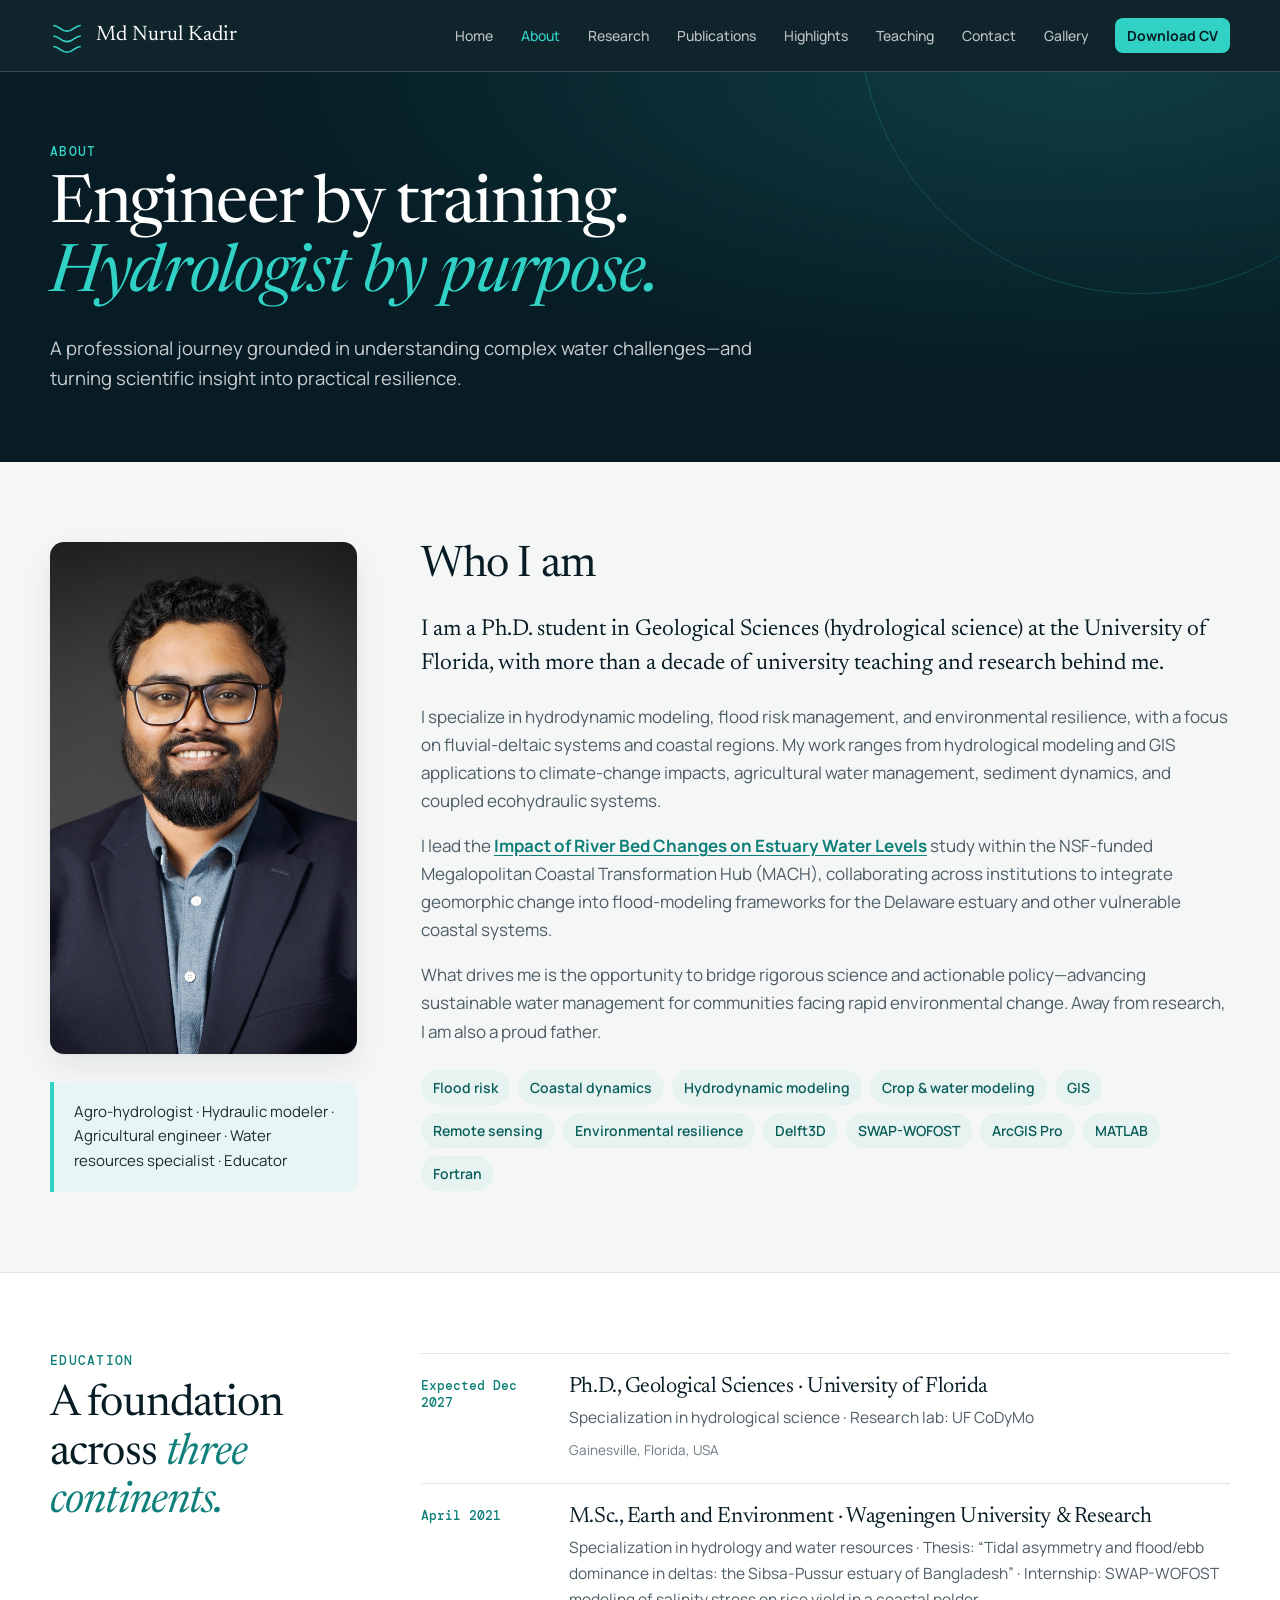
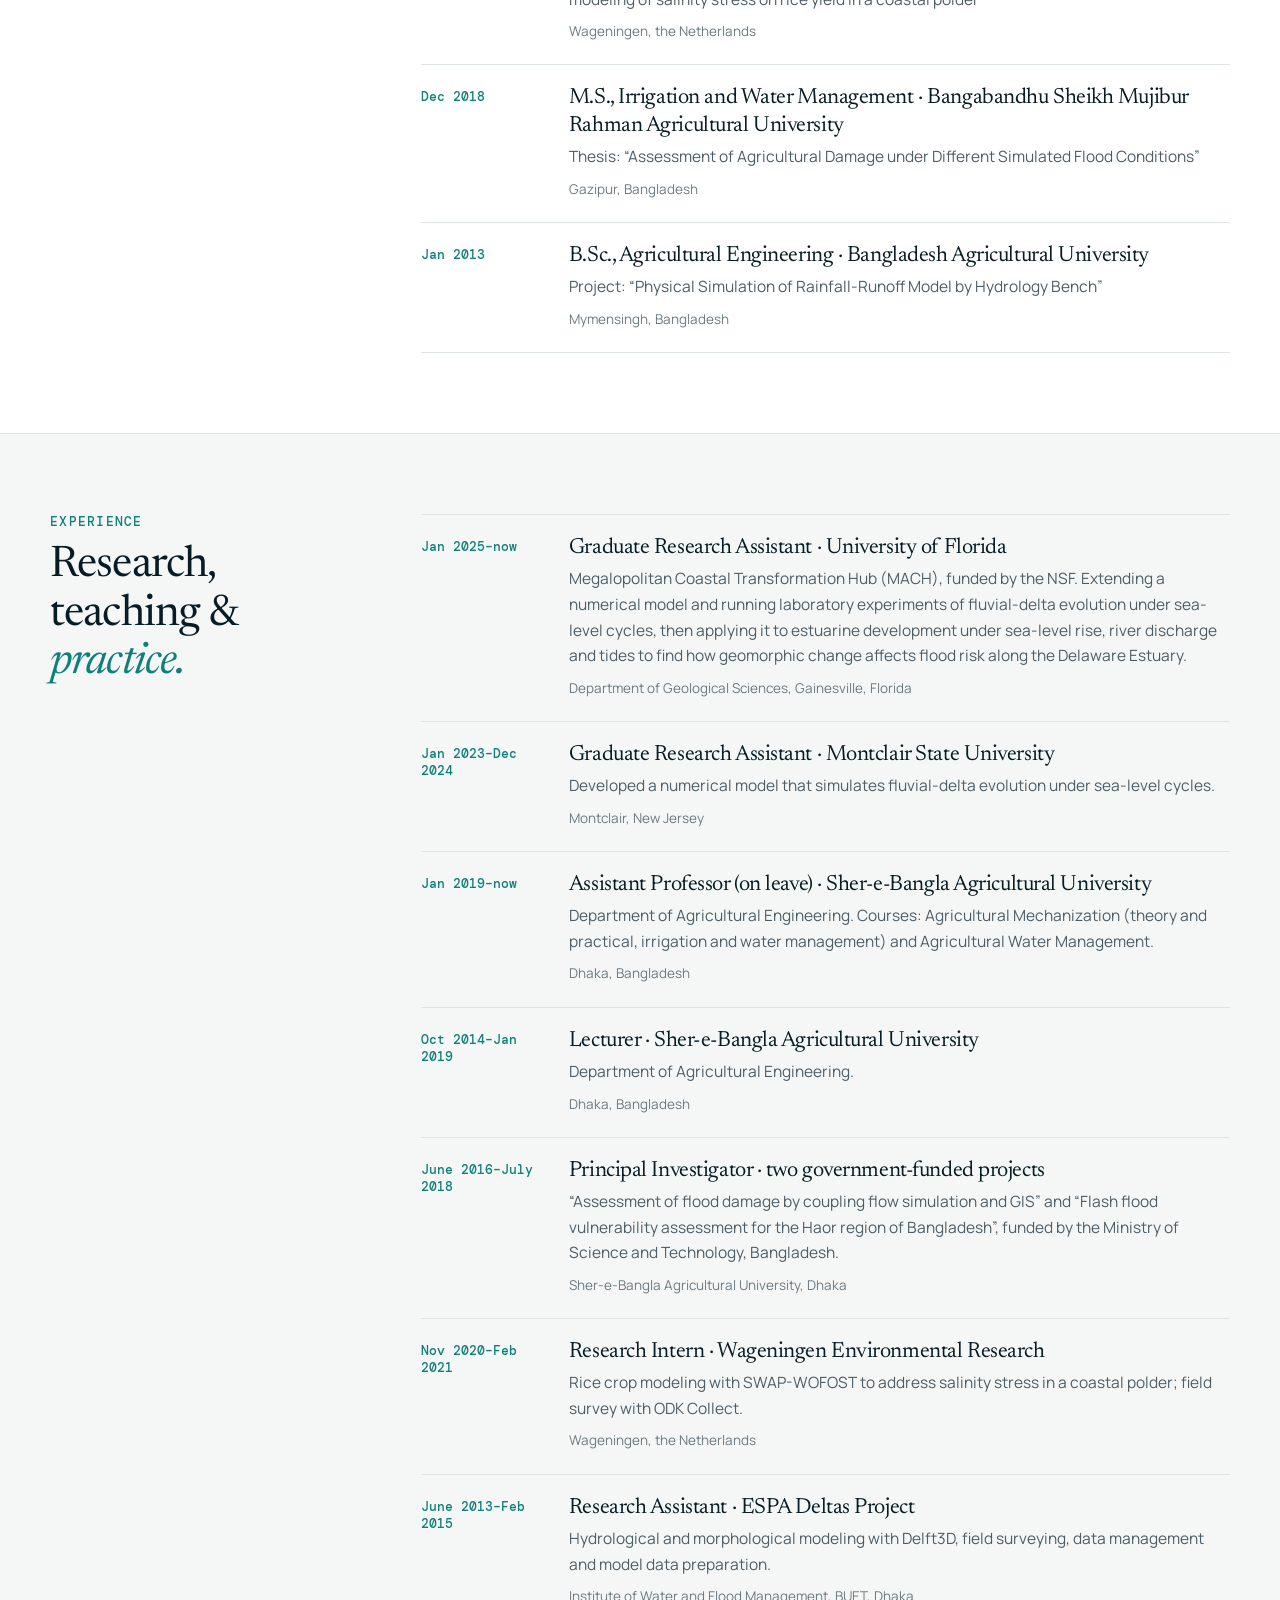
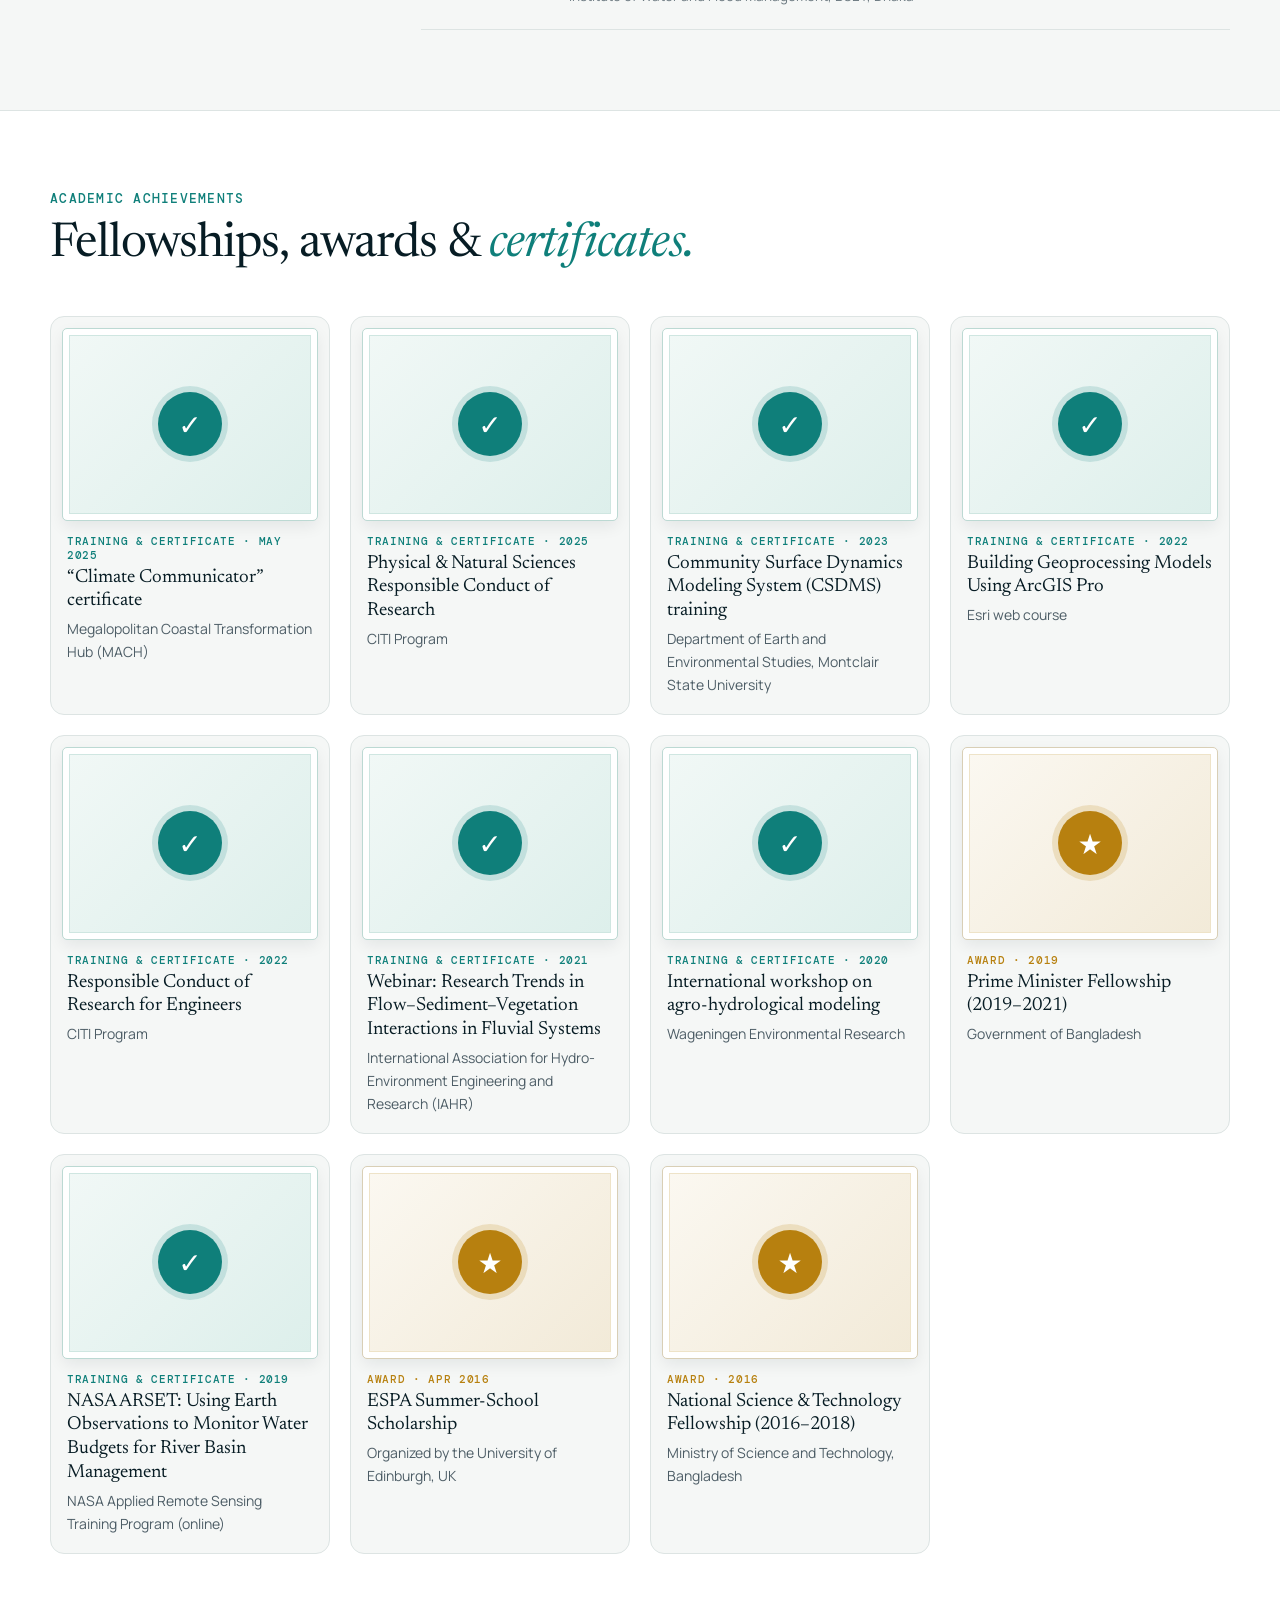
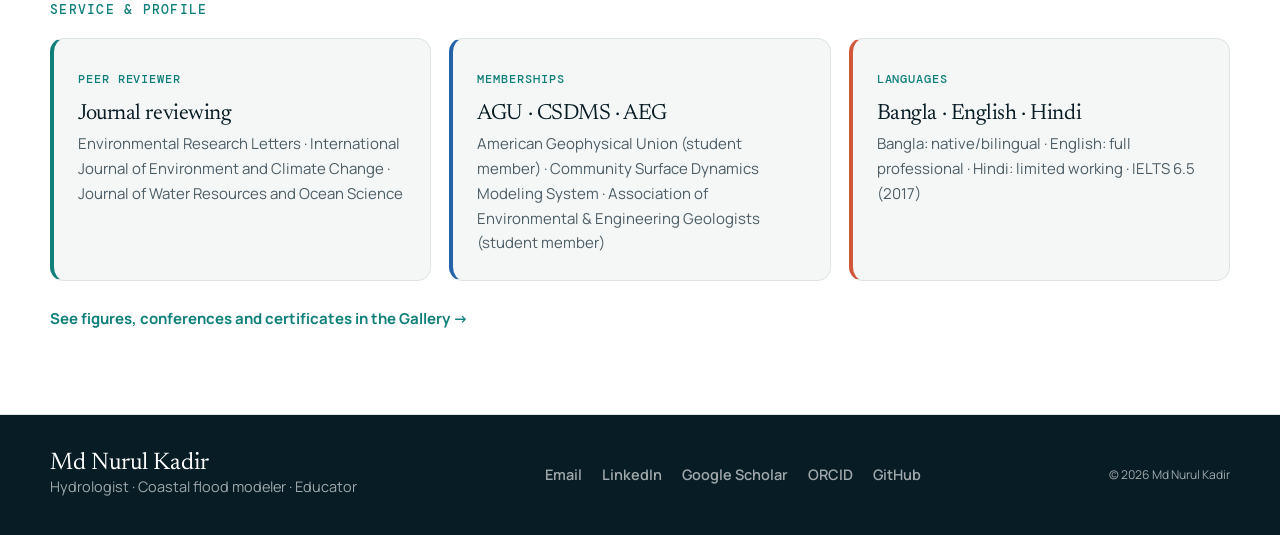
<file: about.html>
<!doctype html>
<html lang="en">
<head>
  <meta charset="UTF-8">
  <meta name="viewport" content="width=device-width, initial-scale=1">
  <meta name="description" content="Biography, education, experience, awards, certifications, languages, and professional affiliations of Md Nurul Kadir.">
  <title>About — Md Nurul Kadir</title>
  <link rel="icon" href="assets/favicon.svg">
  <link rel="preconnect" href="https://fonts.googleapis.com">
  <link rel="preconnect" href="https://fonts.gstatic.com" crossorigin>
  <link href="https://fonts.googleapis.com/css2?family=DM+Mono:wght@400;500&family=Manrope:wght@400;500;600;700&family=Newsreader:ital,opsz,wght@0,6..72,300;0,6..72,400;1,6..72,300;1,6..72,400&display=swap" rel="stylesheet">
  <link rel="stylesheet" href="styles.css">
</head>

<body data-page="about">
  <a class="skip-link" href="#main">Skip to content</a>
  <div class="progress"></div>

  <header class="site-header">
    <a class="brand" href="index.html"><svg viewBox="0 0 42 42" aria-hidden="true"><path d="M4 8c8 0 8 7 17 7s9-7 17-7M4 21c8 0 8 7 17 7s9-7 17-7M4 34c8 0 8 7 17 7s9-7 17-7"/></svg><span>Md Nurul Kadir</span></a>
    <button class="menu" aria-expanded="false" aria-controls="nav"><span></span><span></span><span></span><b class="sr-only">Menu</b></button>
    <nav id="nav">
      <a data-nav="home" href="index.html">Home</a>
      <a data-nav="about" href="about.html">About</a>
      <a data-nav="research" href="research.html">Research</a>
      <a data-nav="publications" href="publications.html">Publications</a>
      <a data-nav="highlights" href="highlights.html">Highlights</a>
      <a data-nav="teaching" href="teaching.html">Teaching</a>
      <a data-nav="contact" href="contact.html">Contact</a>
      <a data-nav="gallery" href="gallery.html">Gallery</a>
      <a class="nav-cv" data-cv href="assets/cv/Md_Nurul_Kadir_CV.pdf" download="Md_Nurul_Kadir_CV.pdf">Download CV</a>
    </nav>
  </header>

  <main id="main">
    <section class="page-hero">
      <div class="shell reveal">
        <p class="page-kicker">About</p>
        <h1>Engineer by training.<br><em>Hydrologist by purpose.</em></h1>
        <p class="page-lede">A professional journey grounded in understanding complex water challenges—and turning scientific insight into practical resilience.</p>
      </div>
    </section>

    <section class="page-section">
      <div class="shell split">
        <aside class="side-photo reveal">
          <img src="assets/md-nurul-kadir.jpg" alt="Portrait of Md Nurul Kadir" width="512" height="512">
          <div class="source-note">Agro-hydrologist · Hydraulic modeler · Agricultural engineer · Water resources specialist · Educator</div>
        </aside>

        <div class="prose reveal">
          <h2 class="content-title">Who I am</h2>
          <p class="lead">I am a Ph.D. student in Geological Sciences (hydrological science) at the University of Florida, with more than a decade of university teaching and research behind me.</p>
          <p>I specialize in hydrodynamic modeling, flood risk management, and environmental resilience, with a focus on fluvial-deltaic systems and coastal regions. My work ranges from hydrological modeling and GIS applications to climate-change impacts, agricultural water management, sediment dynamics, and coupled ecohydraulic systems.</p>
          <p>I lead the <a href="https://coastalhub.org/mach-focus-areas/coastal-climate-risk/riverbed-delaware-estuary/" target="_blank" rel="noopener noreferrer"><strong>Impact of River Bed Changes on Estuary Water Levels</strong></a> study within the NSF-funded Megalopolitan Coastal Transformation Hub (MACH), collaborating across institutions to integrate geomorphic change into flood-modeling frameworks for the Delaware estuary and other vulnerable coastal systems.</p>
          <p>What drives me is the opportunity to bridge rigorous science and actionable policy—advancing sustainable water management for communities facing rapid environmental change. Away from research, I am also a proud father.</p>
          <div class="chips">
            <span>Flood risk</span>
            <span>Coastal dynamics</span>
            <span>Hydrodynamic modeling</span>
            <span>Crop &amp; water modeling</span>
            <span>GIS</span>
            <span>Remote sensing</span>
            <span>Environmental resilience</span><span>Delft3D</span><span>SWAP-WOFOST</span><span>ArcGIS Pro</span><span>MATLAB</span><span>Fortran</span>
          </div>
        </div>
      </div>
    </section>

    <section class="page-section white">
      <div class="shell split">
        <div><p class="section-label reveal">Education</p><h2 class="content-title reveal">A foundation across <em>three continents.</em></h2></div>
        <div class="timeline reveal">
          <article><time>Expected Dec 2027</time><div><h3>Ph.D., Geological Sciences · University of Florida</h3><p>Specialization in hydrological science · Research lab: <a href="https://uf-codymo-lab.github.io/" target="_blank" rel="noopener">UF CoDyMo</a></p><small>Gainesville, Florida, USA</small></div></article>
          <article><time>April 2021</time><div><h3>M.Sc., Earth and Environment · Wageningen University &amp; Research</h3><p>Specialization in hydrology and water resources · Thesis: “Tidal asymmetry and flood/ebb dominance in deltas: the Sibsa-Pussur estuary of Bangladesh” · Internship: SWAP-WOFOST modeling of salinity stress on rice yield in a coastal polder</p><small>Wageningen, the Netherlands</small></div></article>
          <article><time>Dec 2018</time><div><h3>M.S., Irrigation and Water Management · Bangabandhu Sheikh Mujibur Rahman Agricultural University</h3><p>Thesis: “Assessment of Agricultural Damage under Different Simulated Flood Conditions”</p><small>Gazipur, Bangladesh</small></div></article>
          <article><time>Jan 2013</time><div><h3>B.Sc., Agricultural Engineering · Bangladesh Agricultural University</h3><p>Project: “Physical Simulation of Rainfall-Runoff Model by Hydrology Bench”</p><small>Mymensingh, Bangladesh</small></div></article>
        </div>
      </div>
    </section>

    <section class="page-section">
      <div class="shell split">
        <div><p class="section-label reveal">Experience</p><h2 class="content-title reveal">Research, teaching &amp; <em>practice.</em></h2></div>
        <div class="timeline reveal">
          <article><time>Jan 2025–now</time><div><h3>Graduate Research Assistant · University of Florida</h3><p>Megalopolitan Coastal Transformation Hub (MACH), funded by the NSF. Extending a numerical model and running laboratory experiments of fluvial-delta evolution under sea-level cycles, then applying it to estuarine development under sea-level rise, river discharge and tides to find how geomorphic change affects flood risk along the Delaware Estuary.</p><small>Department of Geological Sciences, Gainesville, Florida</small></div></article>
          <article><time>Jan 2023–Dec 2024</time><div><h3>Graduate Research Assistant · Montclair State University</h3><p>Developed a numerical model that simulates fluvial-delta evolution under sea-level cycles.</p><small>Montclair, New Jersey</small></div></article>
          <article><time>Jan 2019–now</time><div><h3>Assistant Professor (on leave) · Sher-e-Bangla Agricultural University</h3><p>Department of Agricultural Engineering. Courses: Agricultural Mechanization (theory and practical, irrigation and water management) and Agricultural Water Management.</p><small>Dhaka, Bangladesh</small></div></article>
          <article><time>Oct 2014–Jan 2019</time><div><h3>Lecturer · Sher-e-Bangla Agricultural University</h3><p>Department of Agricultural Engineering.</p><small>Dhaka, Bangladesh</small></div></article>
          <article><time>June 2016–July 2018</time><div><h3>Principal Investigator · two government-funded projects</h3><p>“Assessment of flood damage by coupling flow simulation and GIS” and “Flash flood vulnerability assessment for the Haor region of Bangladesh”, funded by the Ministry of Science and Technology, Bangladesh.</p><small>Sher-e-Bangla Agricultural University, Dhaka</small></div></article>
          <article><time>Nov 2020–Feb 2021</time><div><h3>Research Intern · Wageningen Environmental Research</h3><p>Rice crop modeling with SWAP-WOFOST to address salinity stress in a coastal polder; field survey with ODK Collect.</p><small>Wageningen, the Netherlands</small></div></article>
          <article><time>June 2013–Feb 2015</time><div><h3>Research Assistant · ESPA Deltas Project</h3><p>Hydrological and morphological modeling with Delft3D, field surveying, data management and model data preparation.</p><small>Institute of Water and Flood Management, BUET, Dhaka</small></div></article>
        </div>
      </div>
    </section>

    <section class="page-section white">
      <div class="shell">
        <div class="section-head reveal"><p>Academic achievements</p><h2>Fellowships, awards &amp; <em>certificates.</em></h2></div>
        <div class="achievement-wall" data-achievements></div>
        <div class="section-head reveal sub-head"><p>Service &amp; profile</p></div>
        <div class="info-grid three">
          <div class="info-card reveal"><span>Peer reviewer</span><h3>Journal reviewing</h3><p>Environmental Research Letters · International Journal of Environment and Climate Change · Journal of Water Resources and Ocean Science</p></div>
          <div class="info-card reveal"><span>Memberships</span><h3>AGU · CSDMS · AEG</h3><p>American Geophysical Union (student member) · Community Surface Dynamics Modeling System · Association of Environmental &amp; Engineering Geologists (student member)</p></div>
          <div class="info-card reveal"><span>Languages</span><h3>Bangla · English · Hindi</h3><p>Bangla: native/bilingual · English: full professional · Hindi: limited working · IELTS 6.5 (2017)</p></div>
        </div>
        <a class="text-link" href="gallery.html">See figures, conferences and certificates in the Gallery →</a>
      </div>
    </section>
  </main>

  <footer class="footer">
    <div><strong>Md Nurul Kadir</strong><span>Hydrologist · Coastal flood modeler · Educator</span></div>
    <div class="socials">
      <a href="mailto:mnkseum@gmail.com">Email</a>
      <a href="https://www.linkedin.com/in/md-nurul-kadir" target="_blank" rel="noopener">LinkedIn</a>
      <a href="https://scholar.google.com/citations?user=dc0bK9sAAAAJ" target="_blank" rel="noopener">Google Scholar</a>
      <a href="https://orcid.org/0000-0003-3397-5763" target="_blank" rel="noopener">ORCID</a>
      <a href="https://github.com/mnkadir" target="_blank" rel="noopener">GitHub</a>
    </div>
    <small>© <span data-year></span> Md Nurul Kadir</small>
  </footer>

  <script src="script.js"></script>
</body>
</html>
</file>
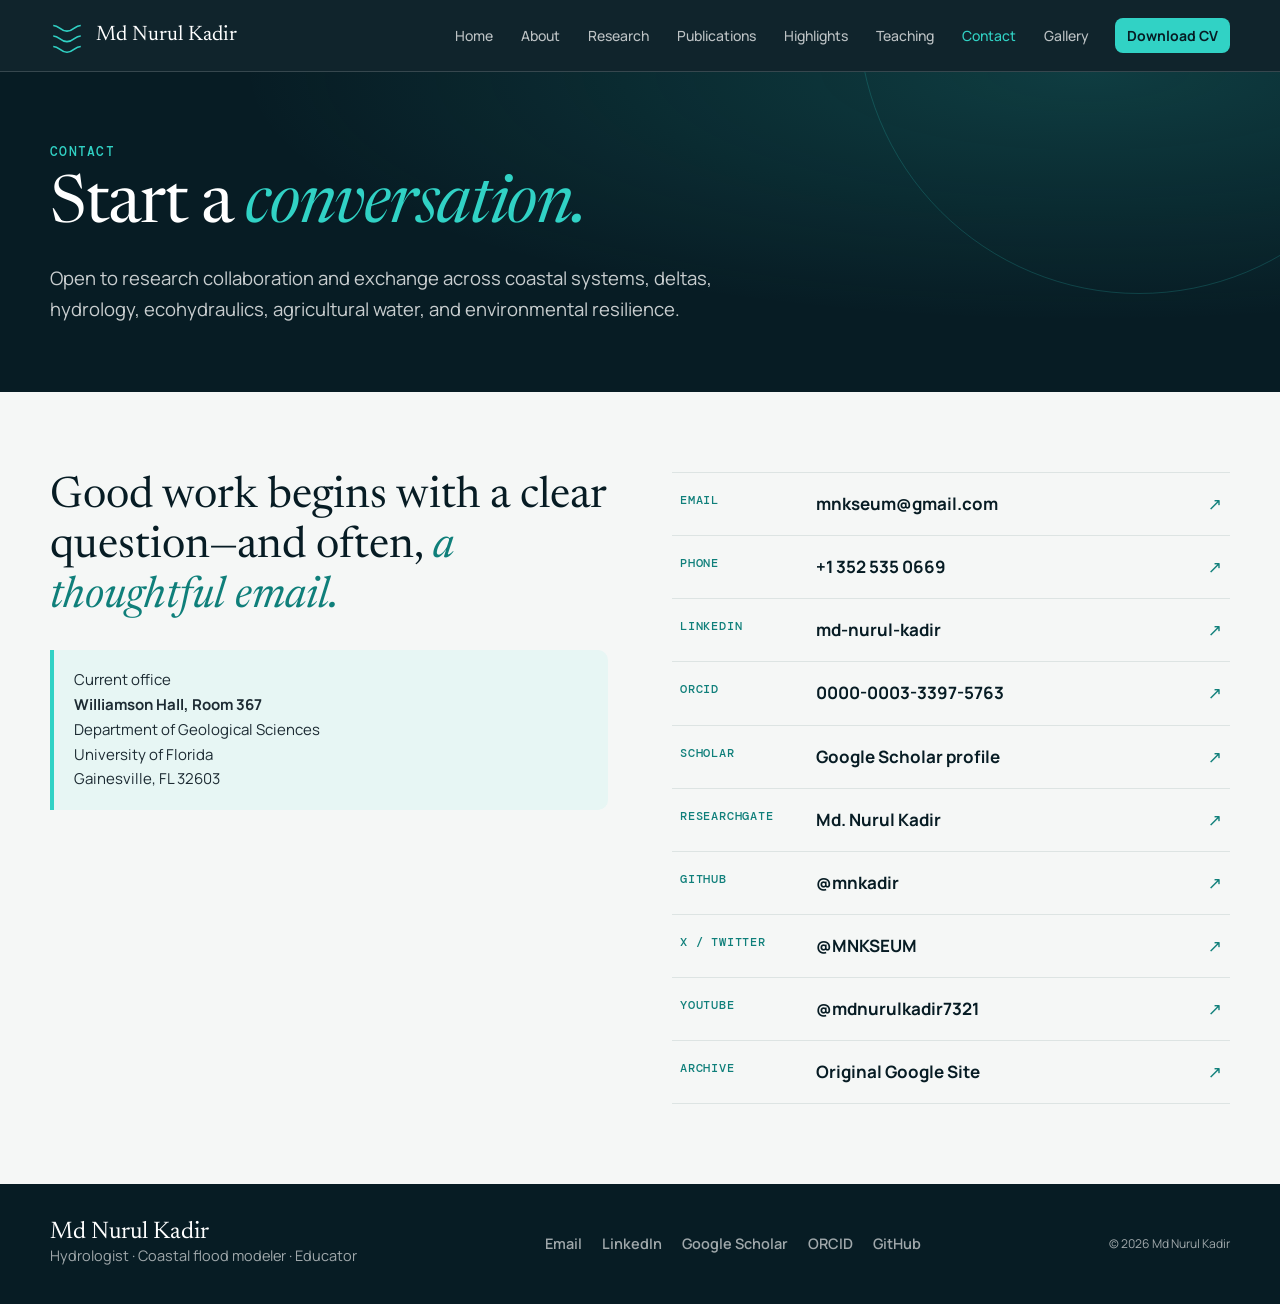
<file: contact.html>
<!doctype html><html lang="en"><head><meta charset="UTF-8"><meta name="viewport" content="width=device-width,initial-scale=1"><meta name="description" content="Contact and professional profiles for Md Nurul Kadir."><title>Contact — Md Nurul Kadir</title><link rel="icon" href="assets/favicon.svg"><link rel="preconnect" href="https://fonts.googleapis.com"><link rel="preconnect" href="https://fonts.gstatic.com" crossorigin><link href="https://fonts.googleapis.com/css2?family=DM+Mono:wght@400;500&family=Manrope:wght@400;500;600;700&family=Newsreader:ital,opsz,wght@0,6..72,300;0,6..72,400;1,6..72,300;1,6..72,400&display=swap" rel="stylesheet"><link rel="stylesheet" href="styles.css"></head>
<body data-page="contact"><a class="skip-link" href="#main">Skip to content</a><div class="progress"></div><header class="site-header">
    <a class="brand" href="index.html"><svg viewBox="0 0 42 42" aria-hidden="true"><path d="M4 8c8 0 8 7 17 7s9-7 17-7M4 21c8 0 8 7 17 7s9-7 17-7M4 34c8 0 8 7 17 7s9-7 17-7"/></svg><span>Md Nurul Kadir</span></a>
    <button class="menu" aria-expanded="false" aria-controls="nav"><span></span><span></span><span></span><b class="sr-only">Menu</b></button>
    <nav id="nav">
      <a data-nav="home" href="index.html">Home</a>
      <a data-nav="about" href="about.html">About</a>
      <a data-nav="research" href="research.html">Research</a>
      <a data-nav="publications" href="publications.html">Publications</a>
      <a data-nav="highlights" href="highlights.html">Highlights</a>
      <a data-nav="teaching" href="teaching.html">Teaching</a>
      <a data-nav="contact" href="contact.html">Contact</a>
      <a data-nav="gallery" href="gallery.html">Gallery</a>
      <a class="nav-cv" data-cv href="assets/cv/Md_Nurul_Kadir_CV.pdf" download="Md_Nurul_Kadir_CV.pdf">Download CV</a>
    </nav>
  </header>
<main id="main"><section class="page-hero"><div class="shell reveal"><p class="page-kicker">Contact</p><h1>Start a <em>conversation.</em></h1><p class="page-lede">Open to research collaboration and exchange across coastal systems, deltas, hydrology, ecohydraulics, agricultural water, and environmental resilience.</p></div></section>
<section class="page-section"><div class="shell contact-grid"><div class="reveal"><p class="contact-big">Good work begins with a clear question—and often, <em>a thoughtful email.</em></p><div class="source-note">Current office<br><strong>Williamson Hall, Room 367</strong><br>Department of Geological Sciences<br>University of Florida<br>Gainesville, FL 32603</div></div><div class="contact-list reveal"><a href="mailto:mnkseum@gmail.com"><span>Email</span><b>mnkseum@gmail.com</b><em>↗</em></a><a href="tel:+13525350669"><span>Phone</span><b>+1 352 535 0669</b><em>↗</em></a><a href="https://www.linkedin.com/in/md-nurul-kadir" target="_blank" rel="noopener"><span>LinkedIn</span><b>md-nurul-kadir</b><em>↗</em></a><a href="https://orcid.org/0000-0003-3397-5763" target="_blank" rel="noopener"><span>ORCID</span><b>0000-0003-3397-5763</b><em>↗</em></a><a href="https://scholar.google.com/citations?user=dc0bK9sAAAAJ" target="_blank" rel="noopener"><span>Scholar</span><b>Google Scholar profile</b><em>↗</em></a><a href="https://www.researchgate.net/profile/Md-Nurul-Kadir" target="_blank" rel="noopener"><span>ResearchGate</span><b>Md. Nurul Kadir</b><em>↗</em></a><a href="https://github.com/mnkadir" target="_blank" rel="noopener"><span>GitHub</span><b>@mnkadir</b><em>↗</em></a><a href="https://twitter.com/MNKSEUM" target="_blank" rel="noopener"><span>X / Twitter</span><b>@MNKSEUM</b><em>↗</em></a><a href="http://www.youtube.com/@mdnurulkadir7321" target="_blank" rel="noopener"><span>YouTube</span><b>@mdnurulkadir7321</b><em>↗</em></a><a href="https://sites.google.com/view/md-nurul-kadir/home" target="_blank" rel="noopener"><span>Archive</span><b>Original Google Site</b><em>↗</em></a></div></div></section></main>
<footer class="footer">
    <div><strong>Md Nurul Kadir</strong><span>Hydrologist · Coastal flood modeler · Educator</span></div>
    <div class="socials">
      <a href="mailto:mnkseum@gmail.com">Email</a>
      <a href="https://www.linkedin.com/in/md-nurul-kadir" target="_blank" rel="noopener">LinkedIn</a>
      <a href="https://scholar.google.com/citations?user=dc0bK9sAAAAJ" target="_blank" rel="noopener">Google Scholar</a>
      <a href="https://orcid.org/0000-0003-3397-5763" target="_blank" rel="noopener">ORCID</a>
      <a href="https://github.com/mnkadir" target="_blank" rel="noopener">GitHub</a>
    </div>
    <small>© <span data-year></span> Md Nurul Kadir</small>
  </footer><script src="script.js"></script></body></html>
</file>
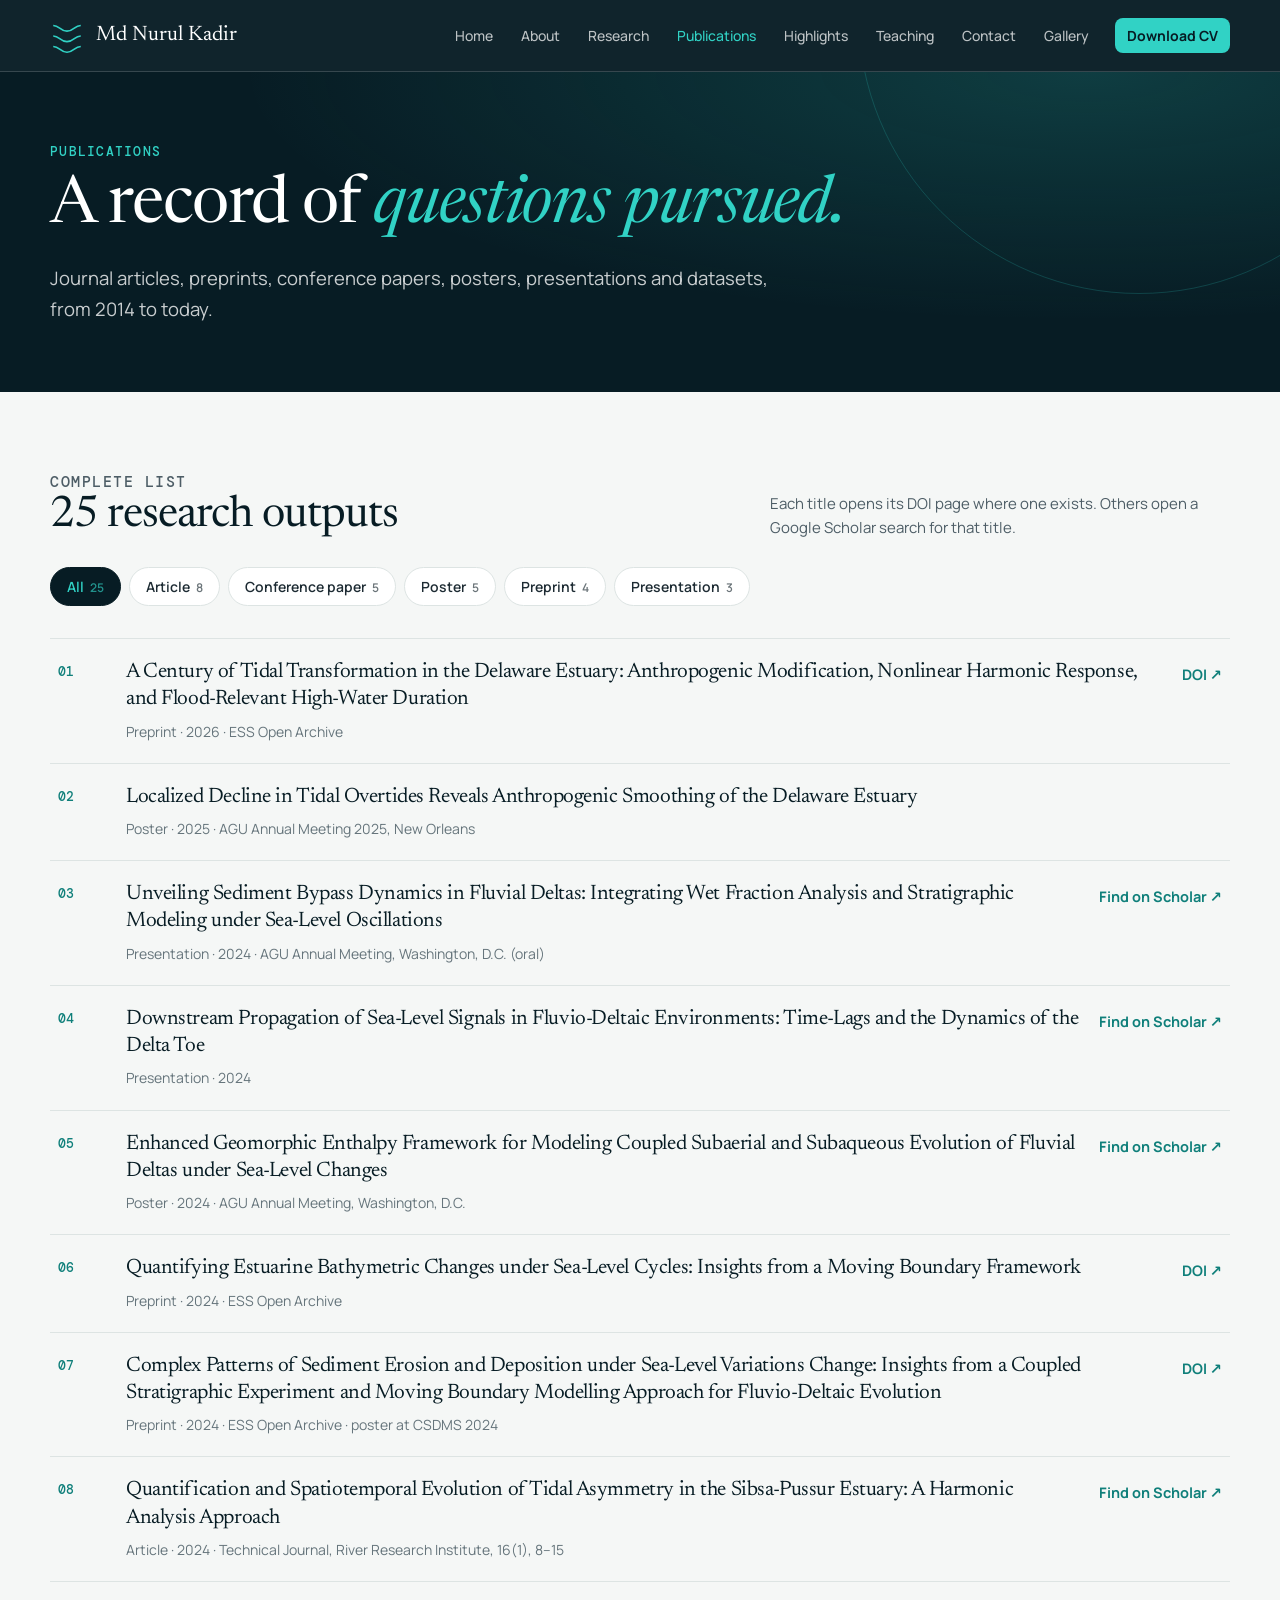
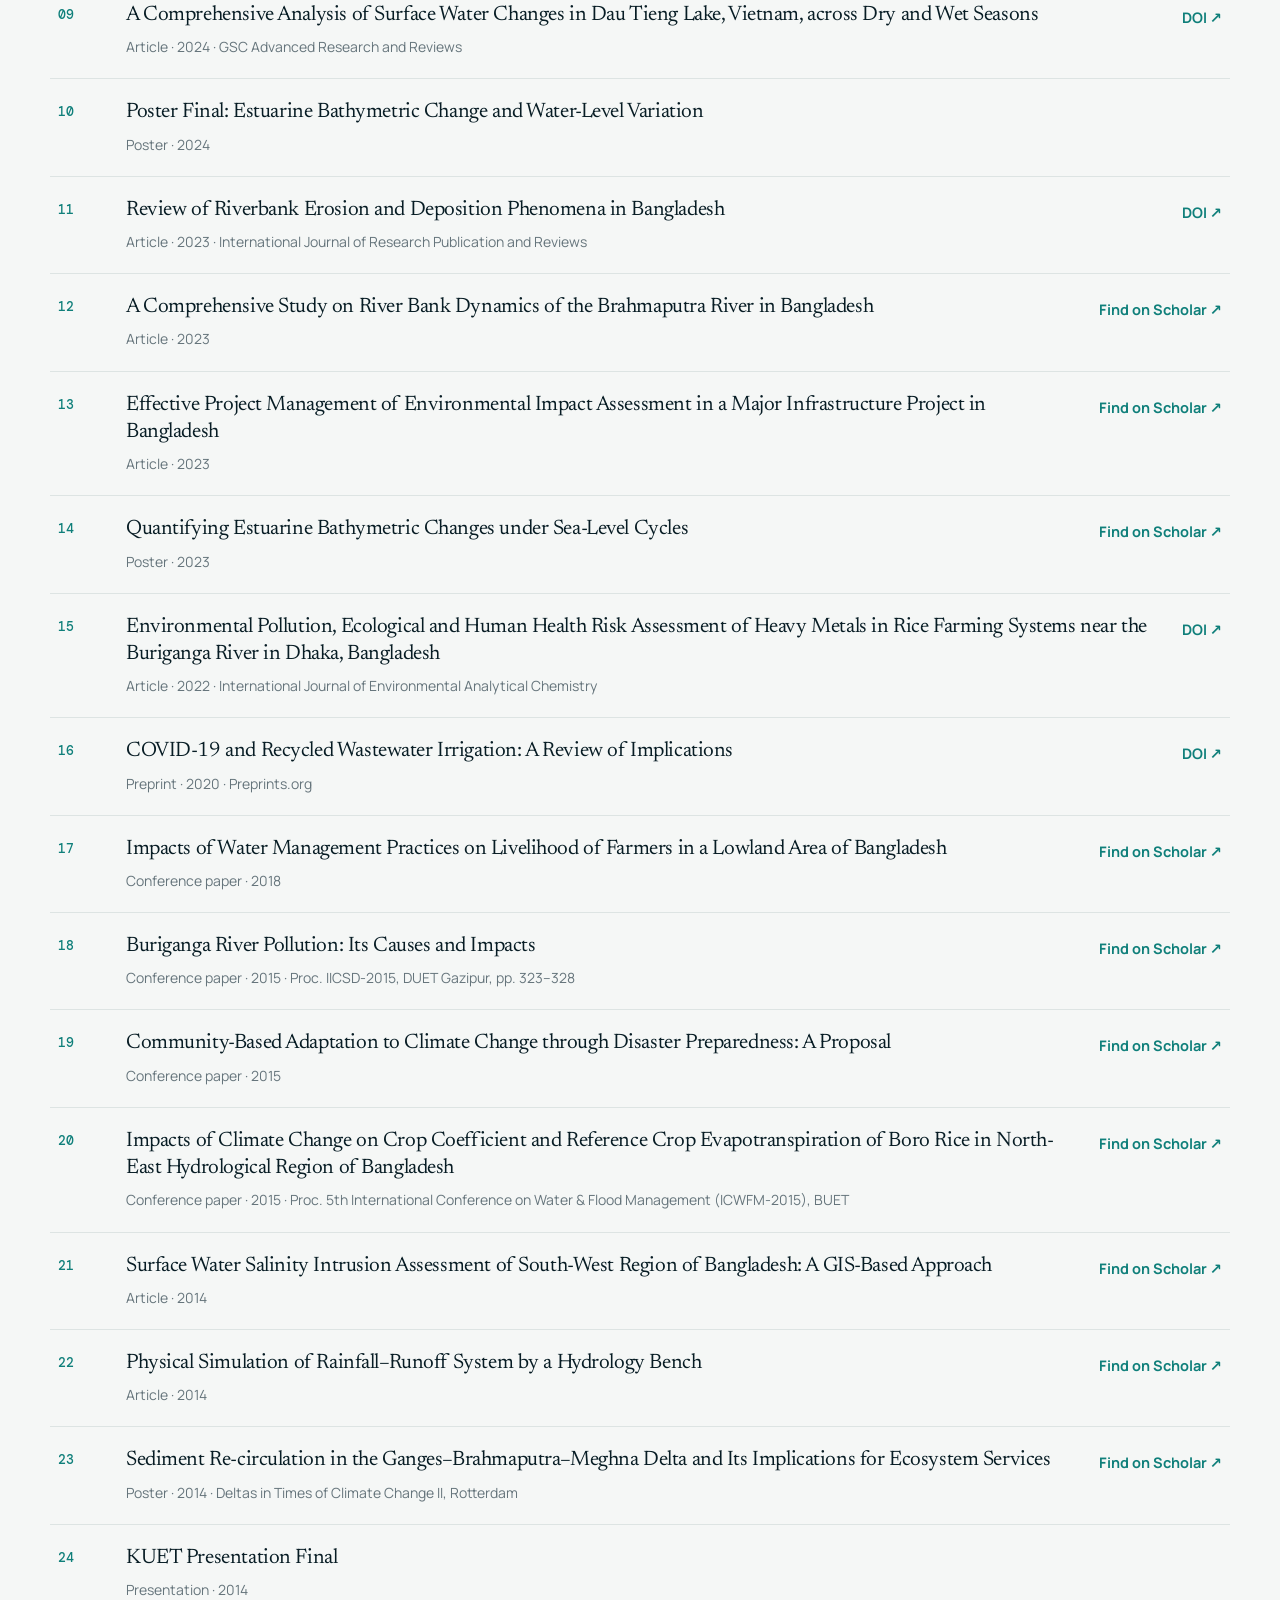
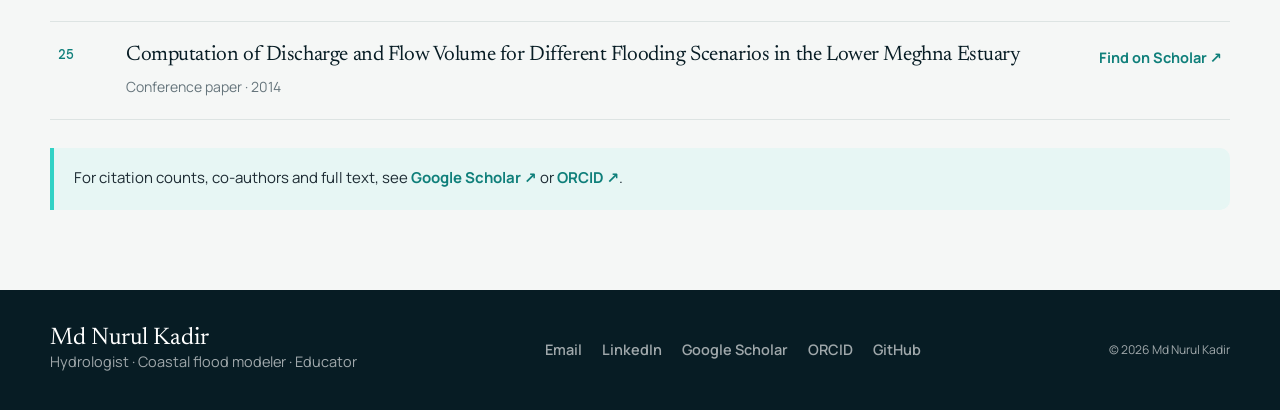
<file: publications.html>
<!doctype html>
<html lang="en">
<head>
  <meta charset="UTF-8">
  <meta name="viewport" content="width=device-width,initial-scale=1">
  <meta name="description" content="Research outputs of Md Nurul Kadir: journal articles, preprints, conference papers, posters, presentations and datasets.">
  <title>Publications — Md Nurul Kadir</title>
  <link rel="icon" href="assets/favicon.svg">
  <link rel="preconnect" href="https://fonts.googleapis.com">
  <link rel="preconnect" href="https://fonts.gstatic.com" crossorigin>
  <link href="https://fonts.googleapis.com/css2?family=DM+Mono:wght@400;500&family=Manrope:wght@400;500;600;700&family=Newsreader:ital,opsz,wght@0,6..72,300;0,6..72,400;1,6..72,300;1,6..72,400&display=swap" rel="stylesheet">
  <link rel="stylesheet" href="styles.css">
</head>
<body data-page="publications">
  <a class="skip-link" href="#main">Skip to content</a>
  <div class="progress" aria-hidden="true"></div>

  <header class="site-header">
    <a class="brand" href="index.html"><svg viewBox="0 0 42 42" aria-hidden="true"><path d="M4 8c8 0 8 7 17 7s9-7 17-7M4 21c8 0 8 7 17 7s9-7 17-7M4 34c8 0 8 7 17 7s9-7 17-7"/></svg><span>Md Nurul Kadir</span></a>
    <button class="menu" aria-expanded="false" aria-controls="nav"><span></span><span></span><span></span><b class="sr-only">Menu</b></button>
    <nav id="nav">
      <a data-nav="home" href="index.html">Home</a>
      <a data-nav="about" href="about.html">About</a>
      <a data-nav="research" href="research.html">Research</a>
      <a data-nav="publications" href="publications.html">Publications</a>
      <a data-nav="highlights" href="highlights.html">Highlights</a>
      <a data-nav="teaching" href="teaching.html">Teaching</a>
      <a data-nav="contact" href="contact.html">Contact</a>
      <a data-nav="gallery" href="gallery.html">Gallery</a>
      <a class="nav-cv" data-cv href="assets/cv/Md_Nurul_Kadir_CV.pdf" download="Md_Nurul_Kadir_CV.pdf">Download CV</a>
    </nav>
  </header>

  <main id="main">
    <section class="page-hero">
      <div class="shell reveal">
        <p class="page-kicker">Publications</p>
        <h1>A record of <em>questions pursued.</em></h1>
        <p class="page-lede">Journal articles, preprints, conference papers, posters, presentations and datasets, from 2014 to today.</p>
      </div>
    </section>

    <section class="page-section">
      <div class="shell">
        <div class="pub-controls reveal">
          <div><p class="meta">Complete list</p><h2 class="content-title"><span data-pub-count>24</span> research outputs</h2></div>
          <p>Each title opens its DOI page where one exists. Others open a Google Scholar search for that title.</p>
        </div>
        <div class="filters" data-pub-filters aria-label="Filter publications by type"></div>
        <div class="pub-list" data-pubs></div>
        <noscript><p class="empty-note">Please turn on JavaScript to see the list, or use the Google Scholar link below.</p></noscript>
        <div class="source-note">For citation counts, co-authors and full text, see <a class="text-link" style="margin:0" href="https://scholar.google.com/citations?user=dc0bK9sAAAAJ" target="_blank" rel="noopener">Google Scholar ↗</a> or <a class="text-link" style="margin:0" href="https://orcid.org/0000-0003-3397-5763" target="_blank" rel="noopener">ORCID ↗</a>.</div>
      </div>
    </section>
  </main>

  <footer class="footer">
    <div><strong>Md Nurul Kadir</strong><span>Hydrologist · Coastal flood modeler · Educator</span></div>
    <div class="socials">
      <a href="mailto:mnkseum@gmail.com">Email</a>
      <a href="https://www.linkedin.com/in/md-nurul-kadir" target="_blank" rel="noopener">LinkedIn</a>
      <a href="https://scholar.google.com/citations?user=dc0bK9sAAAAJ" target="_blank" rel="noopener">Google Scholar</a>
      <a href="https://orcid.org/0000-0003-3397-5763" target="_blank" rel="noopener">ORCID</a>
      <a href="https://github.com/mnkadir" target="_blank" rel="noopener">GitHub</a>
    </div>
    <small>© <span data-year></span> Md Nurul Kadir</small>
  </footer>
  <script src="script.js"></script>
</body>
</html>
</file>
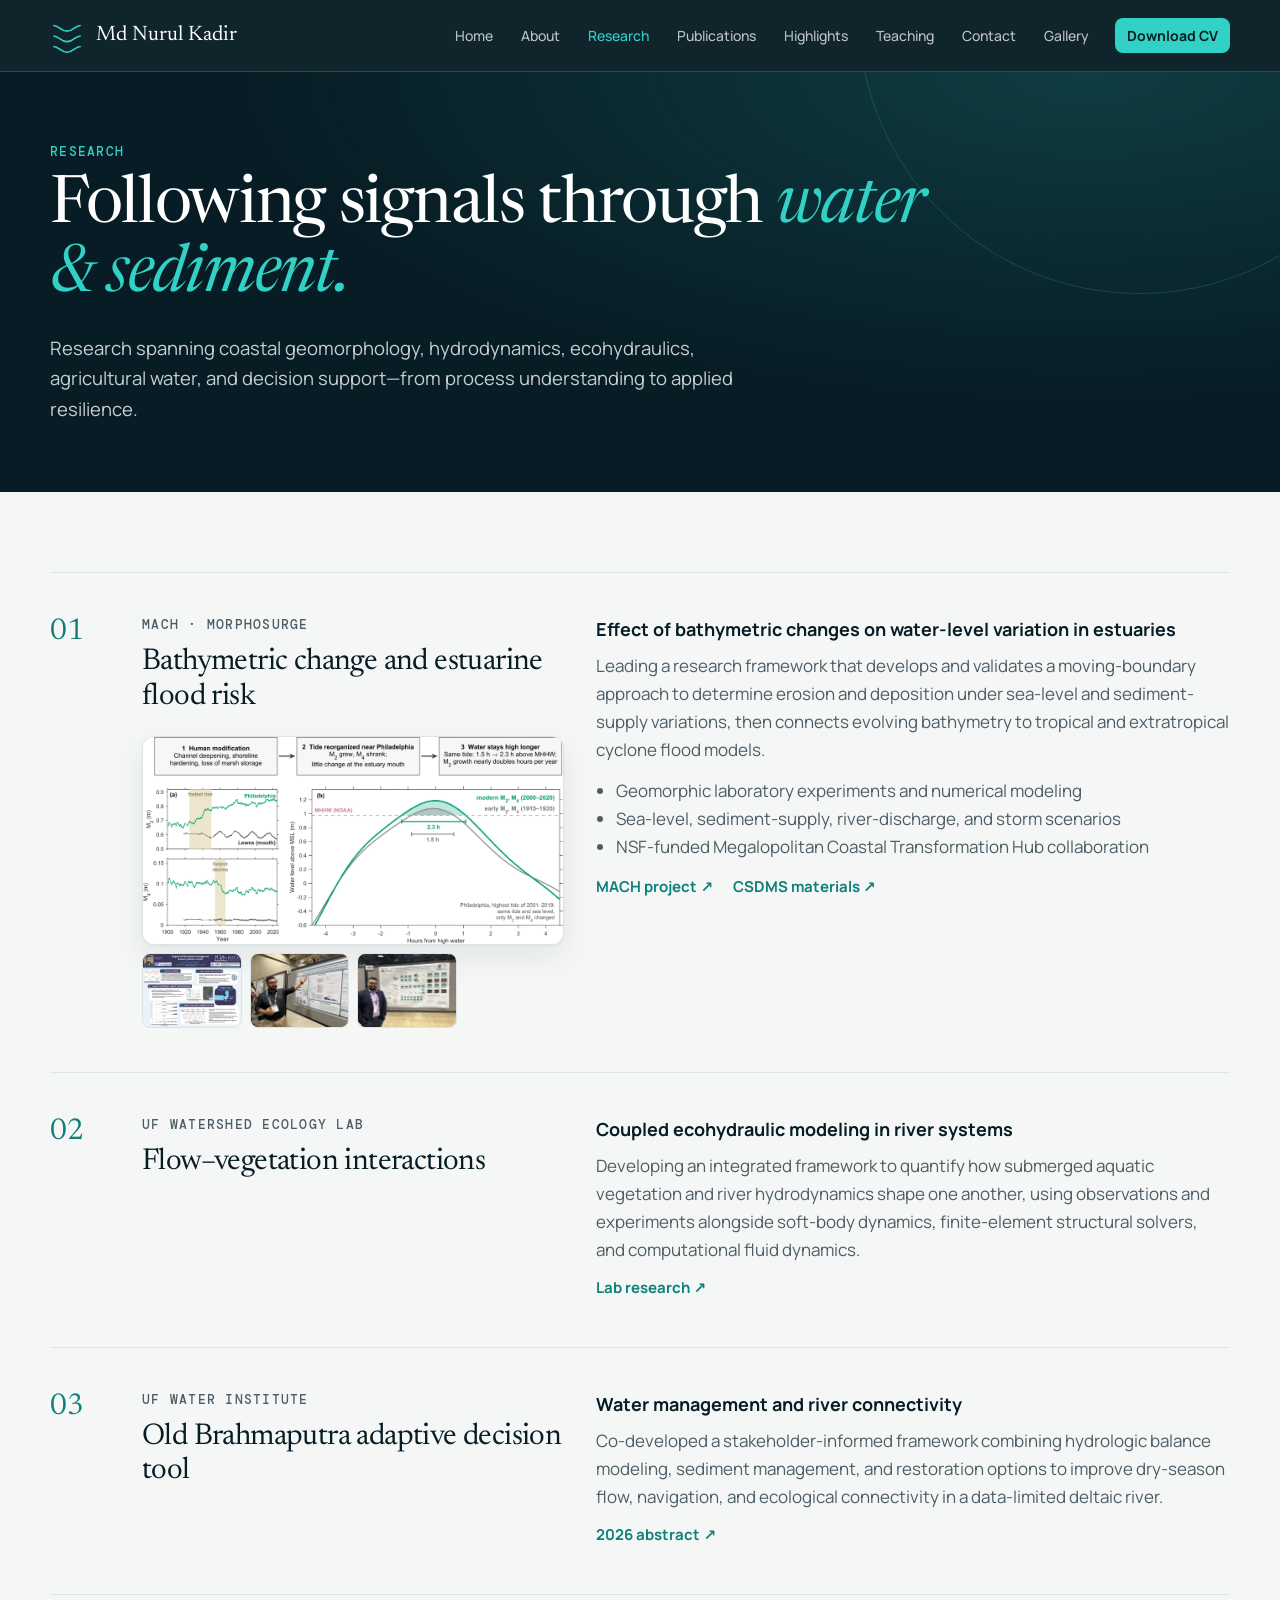
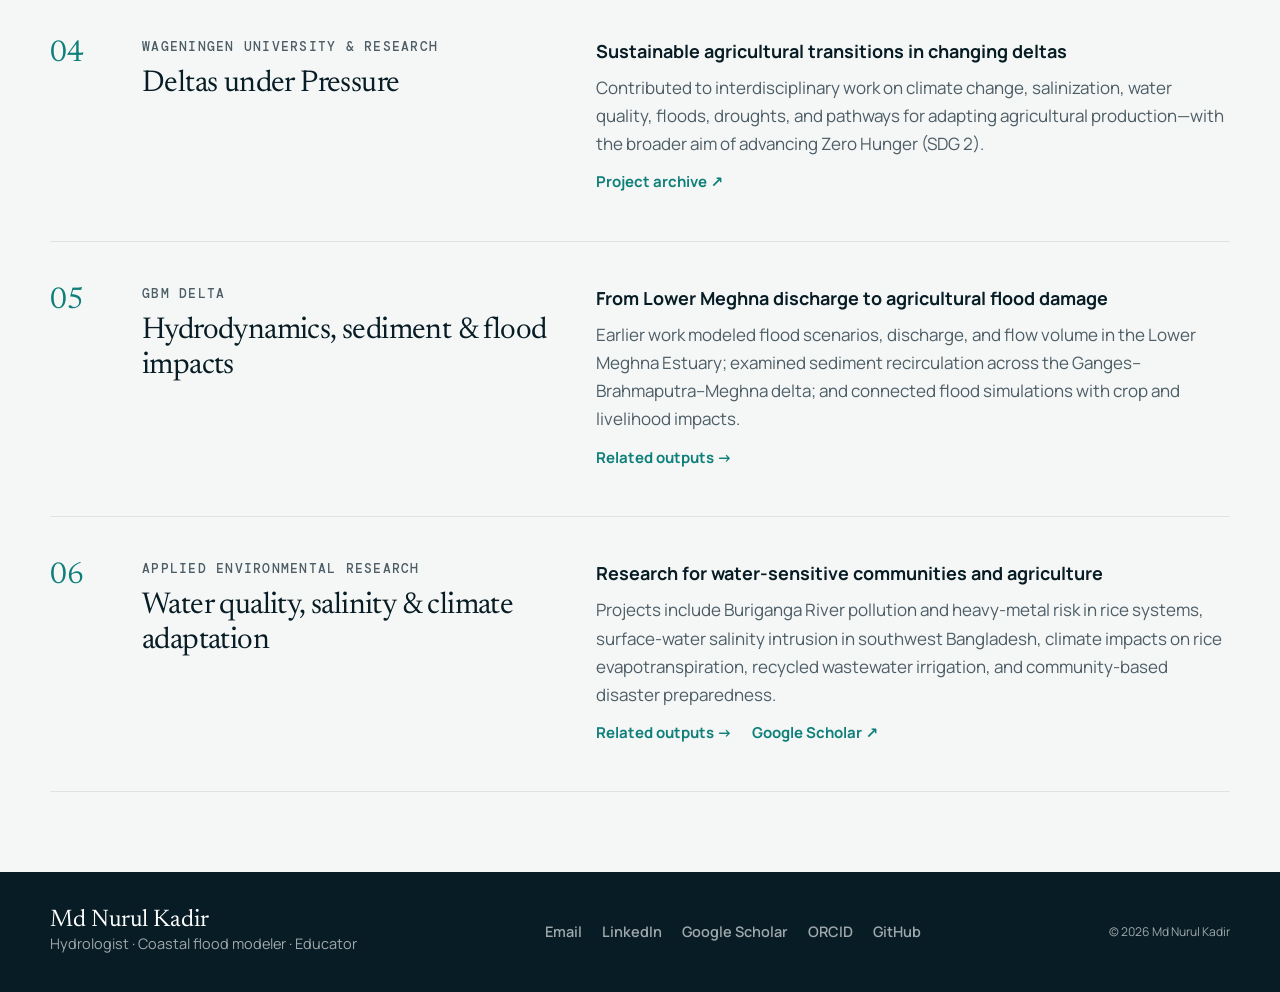
<file: research.html>
<!doctype html><html lang="en"><head><meta charset="UTF-8"><meta name="viewport" content="width=device-width,initial-scale=1"><meta name="description" content="Research projects of Md Nurul Kadir in estuaries, deltas, ecohydraulics, flood risk, agricultural water, and climate resilience."><title>Research — Md Nurul Kadir</title><link rel="icon" href="assets/favicon.svg"><link rel="preconnect" href="https://fonts.googleapis.com"><link rel="preconnect" href="https://fonts.gstatic.com" crossorigin><link href="https://fonts.googleapis.com/css2?family=DM+Mono:wght@400;500&family=Manrope:wght@400;500;600;700&family=Newsreader:ital,opsz,wght@0,6..72,300;0,6..72,400;1,6..72,300;1,6..72,400&display=swap" rel="stylesheet"><link rel="stylesheet" href="styles.css"></head>
<body data-page="research"><a class="skip-link" href="#main">Skip to content</a><div class="progress"></div><header class="site-header">
    <a class="brand" href="index.html"><svg viewBox="0 0 42 42" aria-hidden="true"><path d="M4 8c8 0 8 7 17 7s9-7 17-7M4 21c8 0 8 7 17 7s9-7 17-7M4 34c8 0 8 7 17 7s9-7 17-7"/></svg><span>Md Nurul Kadir</span></a>
    <button class="menu" aria-expanded="false" aria-controls="nav"><span></span><span></span><span></span><b class="sr-only">Menu</b></button>
    <nav id="nav">
      <a data-nav="home" href="index.html">Home</a>
      <a data-nav="about" href="about.html">About</a>
      <a data-nav="research" href="research.html">Research</a>
      <a data-nav="publications" href="publications.html">Publications</a>
      <a data-nav="highlights" href="highlights.html">Highlights</a>
      <a data-nav="teaching" href="teaching.html">Teaching</a>
      <a data-nav="contact" href="contact.html">Contact</a>
      <a data-nav="gallery" href="gallery.html">Gallery</a>
      <a class="nav-cv" data-cv href="assets/cv/Md_Nurul_Kadir_CV.pdf" download="Md_Nurul_Kadir_CV.pdf">Download CV</a>
    </nav>
  </header>
<main id="main"><section class="page-hero"><div class="shell reveal"><p class="page-kicker">Research</p><h1>Following signals through <em>water &amp; sediment.</em></h1><p class="page-lede">Research spanning coastal geomorphology, hydrodynamics, ecohydraulics, agricultural water, and decision support—from process understanding to applied resilience.</p></div></section>
<section class="page-section"><div class="shell project-stack"><article id="coastal" class="project-row reveal"><span>01</span><div><p class="meta">MACH · MorphoSurge</p><h2>Bathymetric change and estuarine flood risk</h2><div class="project-media" data-project-media="coastal" data-title="Bathymetric change and estuarine flood risk"></div></div><div><h3>Effect of bathymetric changes on water-level variation in estuaries</h3><p>Leading a research framework that develops and validates a moving-boundary approach to determine erosion and deposition under sea-level and sediment-supply variations, then connects evolving bathymetry to tropical and extratropical cyclone flood models.</p><ul><li>Geomorphic laboratory experiments and numerical modeling</li><li>Sea-level, sediment-supply, river-discharge, and storm scenarios</li><li>NSF-funded Megalopolitan Coastal Transformation Hub collaboration</li></ul><div class="links"><a href="https://coastalhub.org/mach-focus-areas/coastal-climate-risk/riverbed-delaware-estuary/" target="_blank" rel="noopener">MACH project ↗</a><a href="https://sites.google.com/view/md-nurul-kadir/project-page/csdms-poster-2024" target="_blank" rel="noopener">CSDMS materials ↗</a></div></div></article>
<article id="ecohydraulics" class="project-row reveal"><span>02</span><div><p class="meta">UF Watershed Ecology Lab</p><h2>Flow–vegetation interactions</h2><div class="project-media" data-project-media="ecohydraulics" data-title="Flow–vegetation interactions"></div></div><div><h3>Coupled ecohydraulic modeling in river systems</h3><p>Developing an integrated framework to quantify how submerged aquatic vegetation and river hydrodynamics shape one another, using observations and experiments alongside soft-body dynamics, finite-element structural solvers, and computational fluid dynamics.</p><div class="links"><a href="https://www.watershedecology.org/research.html" target="_blank" rel="noopener">Lab research ↗</a></div></div></article>
<article id="resilience" class="project-row reveal"><span>03</span><div><p class="meta">UF Water Institute</p><h2>Old Brahmaputra adaptive decision tool</h2><div class="project-media" data-project-media="resilience" data-title="Old Brahmaputra adaptive decision tool"></div></div><div><h3>Water management and river connectivity</h3><p>Co-developed a stakeholder-informed framework combining hydrologic balance modeling, sediment management, and restoration options to improve dry-season flow, navigation, and ecological connectivity in a data-limited deltaic river.</p><div class="links"><a href="https://conference.ifas.ufl.edu/waterinstitute/documents/WaterInstitute2026-Abstract-Compilation.pdf" target="_blank" rel="noopener">2026 abstract ↗</a></div></div></article>
<article id="deltas" class="project-row reveal"><span>04</span><div><p class="meta">Wageningen University &amp; Research</p><h2>Deltas under Pressure</h2><div class="project-media" data-project-media="deltas" data-title="Deltas under Pressure"></div></div><div><h3>Sustainable agricultural transitions in changing deltas</h3><p>Contributed to interdisciplinary work on climate change, salinization, water quality, floods, droughts, and pathways for adapting agricultural production—with the broader aim of advancing Zero Hunger (SDG 2).</p><div class="links"><a href="https://sites.google.com/view/md-nurul-kadir/project-page" target="_blank" rel="noopener">Project archive ↗</a></div></div></article>
<article id="gbm" class="project-row reveal"><span>05</span><div><p class="meta">GBM Delta</p><h2>Hydrodynamics, sediment &amp; flood impacts</h2><div class="project-media" data-project-media="gbm" data-title="Hydrodynamics, sediment &amp; flood impacts"></div></div><div><h3>From Lower Meghna discharge to agricultural flood damage</h3><p>Earlier work modeled flood scenarios, discharge, and flow volume in the Lower Meghna Estuary; examined sediment recirculation across the Ganges–Brahmaputra–Meghna delta; and connected flood simulations with crop and livelihood impacts.</p><div class="links"><a href="publications.html">Related outputs →</a></div></div></article>
<article id="water-quality" class="project-row reveal"><span>06</span><div><p class="meta">Applied environmental research</p><h2>Water quality, salinity &amp; climate adaptation</h2><div class="project-media" data-project-media="water-quality" data-title="Water quality, salinity &amp; climate adaptation"></div></div><div><h3>Research for water-sensitive communities and agriculture</h3><p>Projects include Buriganga River pollution and heavy-metal risk in rice systems, surface-water salinity intrusion in southwest Bangladesh, climate impacts on rice evapotranspiration, recycled wastewater irrigation, and community-based disaster preparedness.</p><div class="links"><a href="publications.html">Related outputs →</a><a href="https://scholar.google.com/citations?user=dc0bK9sAAAAJ" target="_blank" rel="noopener">Google Scholar ↗</a></div></div></article></div></section></main>
<footer class="footer">
    <div><strong>Md Nurul Kadir</strong><span>Hydrologist · Coastal flood modeler · Educator</span></div>
    <div class="socials">
      <a href="mailto:mnkseum@gmail.com">Email</a>
      <a href="https://www.linkedin.com/in/md-nurul-kadir" target="_blank" rel="noopener">LinkedIn</a>
      <a href="https://scholar.google.com/citations?user=dc0bK9sAAAAJ" target="_blank" rel="noopener">Google Scholar</a>
      <a href="https://orcid.org/0000-0003-3397-5763" target="_blank" rel="noopener">ORCID</a>
      <a href="https://github.com/mnkadir" target="_blank" rel="noopener">GitHub</a>
    </div>
    <small>© <span data-year></span> Md Nurul Kadir</small>
  </footer><script src="script.js"></script></body></html>
</file>
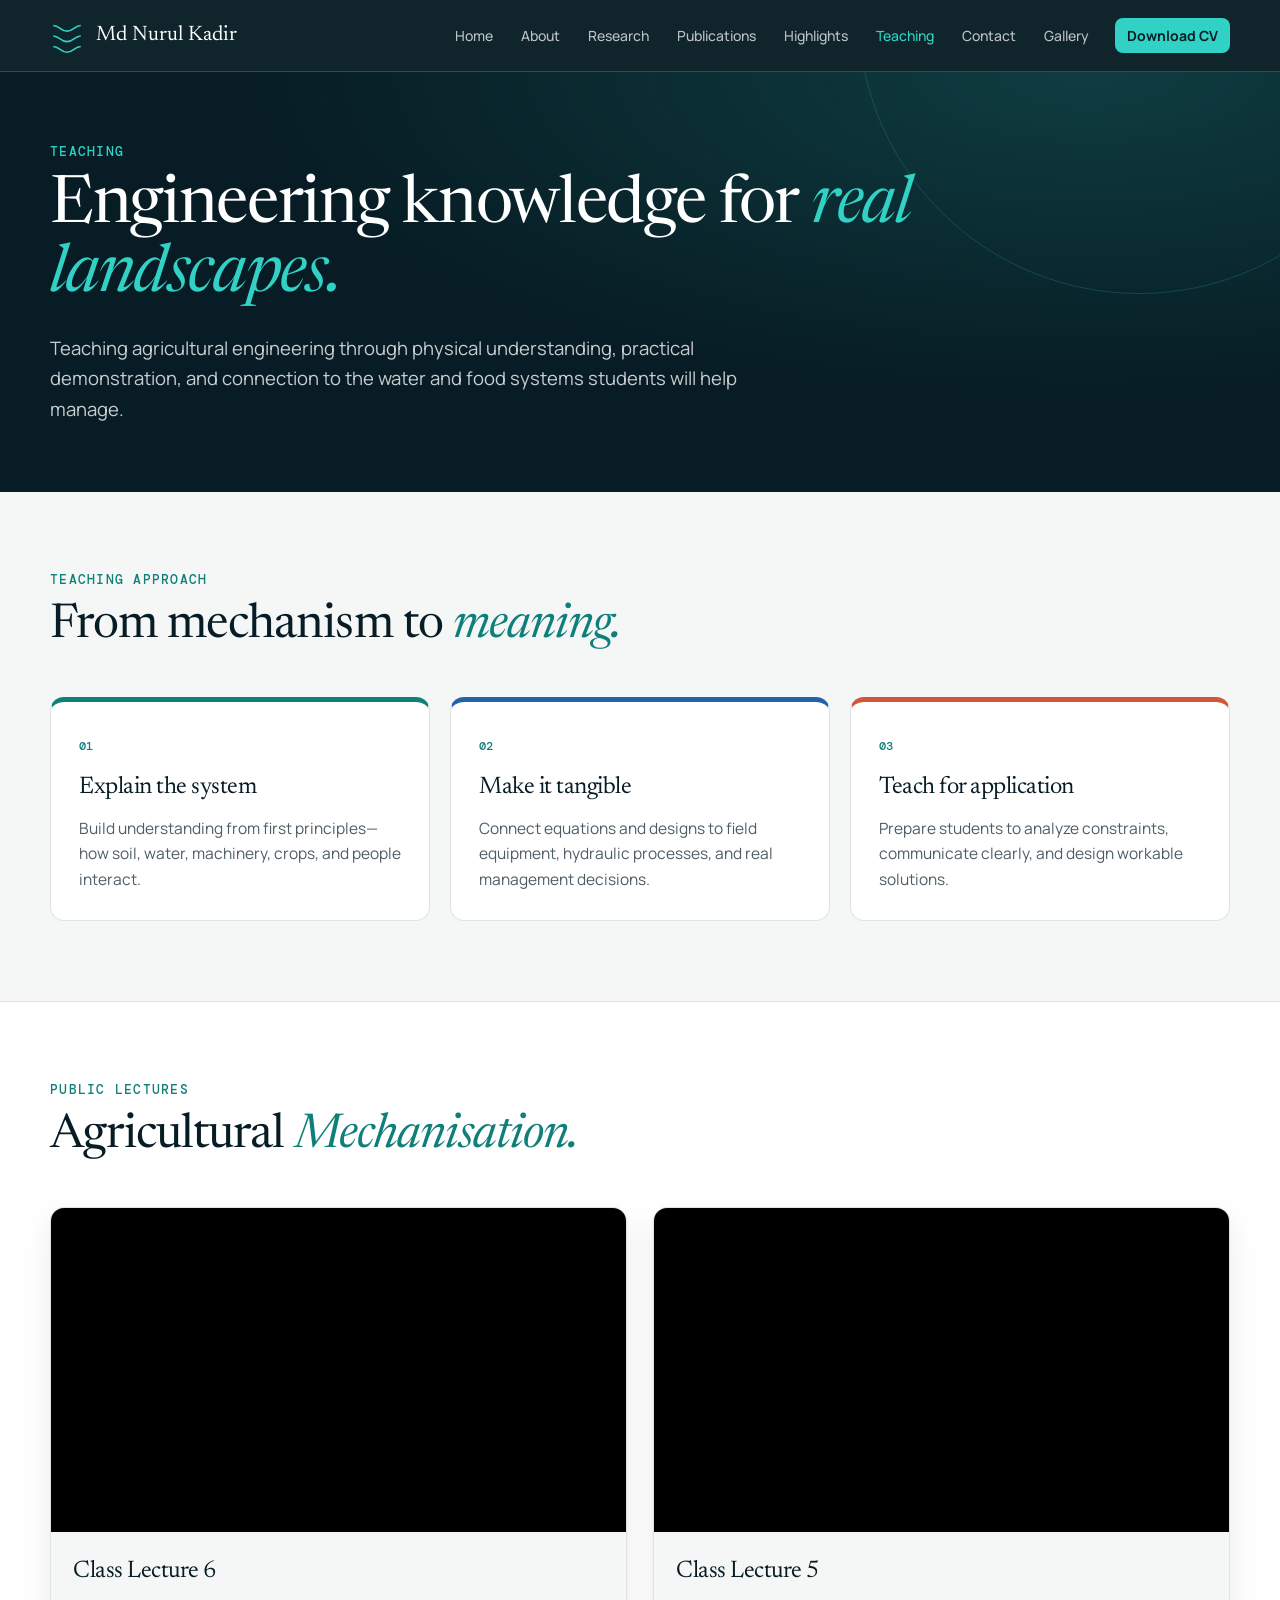
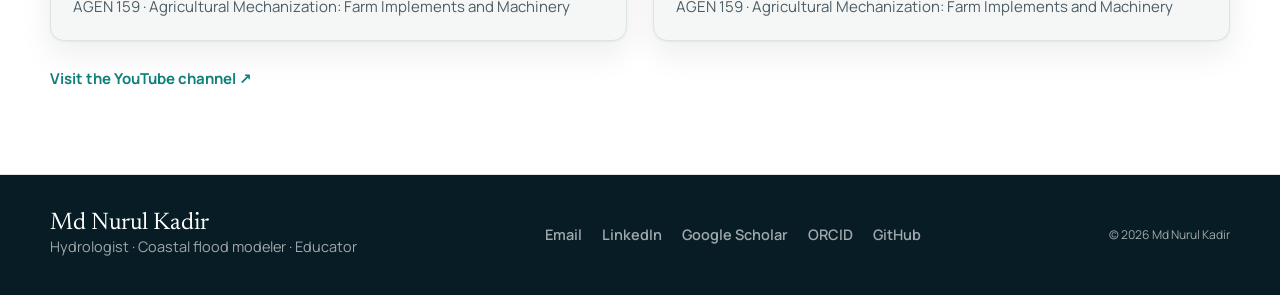
<file: teaching.html>
<!doctype html><html lang="en"><head><meta charset="UTF-8"><meta name="viewport" content="width=device-width,initial-scale=1"><meta name="description" content="Teaching portfolio and agricultural mechanization lectures by Md Nurul Kadir."><title>Teaching — Md Nurul Kadir</title><link rel="icon" href="assets/favicon.svg"><link rel="preconnect" href="https://fonts.googleapis.com"><link rel="preconnect" href="https://fonts.gstatic.com" crossorigin><link href="https://fonts.googleapis.com/css2?family=DM+Mono:wght@400;500&family=Manrope:wght@400;500;600;700&family=Newsreader:ital,opsz,wght@0,6..72,300;0,6..72,400;1,6..72,300;1,6..72,400&display=swap" rel="stylesheet"><link rel="stylesheet" href="styles.css"></head>
<body data-page="teaching"><a class="skip-link" href="#main">Skip to content</a><div class="progress"></div><header class="site-header">
    <a class="brand" href="index.html"><svg viewBox="0 0 42 42" aria-hidden="true"><path d="M4 8c8 0 8 7 17 7s9-7 17-7M4 21c8 0 8 7 17 7s9-7 17-7M4 34c8 0 8 7 17 7s9-7 17-7"/></svg><span>Md Nurul Kadir</span></a>
    <button class="menu" aria-expanded="false" aria-controls="nav"><span></span><span></span><span></span><b class="sr-only">Menu</b></button>
    <nav id="nav">
      <a data-nav="home" href="index.html">Home</a>
      <a data-nav="about" href="about.html">About</a>
      <a data-nav="research" href="research.html">Research</a>
      <a data-nav="publications" href="publications.html">Publications</a>
      <a data-nav="highlights" href="highlights.html">Highlights</a>
      <a data-nav="teaching" href="teaching.html">Teaching</a>
      <a data-nav="contact" href="contact.html">Contact</a>
      <a data-nav="gallery" href="gallery.html">Gallery</a>
      <a class="nav-cv" data-cv href="assets/cv/Md_Nurul_Kadir_CV.pdf" download="Md_Nurul_Kadir_CV.pdf">Download CV</a>
    </nav>
  </header>
<main id="main"><section class="page-hero"><div class="shell reveal"><p class="page-kicker">Teaching</p><h1>Engineering knowledge for <em>real landscapes.</em></h1><p class="page-lede">Teaching agricultural engineering through physical understanding, practical demonstration, and connection to the water and food systems students will help manage.</p></div></section>
<section class="page-section"><div class="shell"><div class="section-head reveal"><p>Teaching approach</p><h2>From mechanism to <em>meaning.</em></h2></div><div class="principles"><article class="principle reveal"><span>01</span><h3>Explain the system</h3><p>Build understanding from first principles—how soil, water, machinery, crops, and people interact.</p></article><article class="principle reveal"><span>02</span><h3>Make it tangible</h3><p>Connect equations and designs to field equipment, hydraulic processes, and real management decisions.</p></article><article class="principle reveal"><span>03</span><h3>Teach for application</h3><p>Prepare students to analyze constraints, communicate clearly, and design workable solutions.</p></article></div></div></section>
<section class="page-section white"><div class="shell"><div class="section-head reveal"><p>Public lectures</p><h2>Agricultural <em>Mechanisation.</em></h2></div><div class="video-grid"><article class="video-card reveal"><div class="video-frame"><iframe src="https://www.youtube-nocookie.com/embed/LSIiaVsMoII" title="Class Lecture 6: Agricultural Mechanization" loading="lazy" allow="accelerometer; autoplay; clipboard-write; encrypted-media; gyroscope; picture-in-picture" allowfullscreen></iframe></div><div><h2>Class Lecture 6</h2><p>AGEN 159 · Agricultural Mechanization: Farm Implements and Machinery</p></div></article><article class="video-card reveal"><div class="video-frame"><iframe src="https://www.youtube-nocookie.com/embed/DU7zNG-dhKE" title="Class Lecture 5: Agricultural Mechanization" loading="lazy" allow="accelerometer; autoplay; clipboard-write; encrypted-media; gyroscope; picture-in-picture" allowfullscreen></iframe></div><div><h2>Class Lecture 5</h2><p>AGEN 159 · Agricultural Mechanization: Farm Implements and Machinery</p></div></article></div><a class="text-link" href="http://www.youtube.com/@mdnurulkadir7321" target="_blank" rel="noopener">Visit the YouTube channel ↗</a></div></section></main>
<footer class="footer">
    <div><strong>Md Nurul Kadir</strong><span>Hydrologist · Coastal flood modeler · Educator</span></div>
    <div class="socials">
      <a href="mailto:mnkseum@gmail.com">Email</a>
      <a href="https://www.linkedin.com/in/md-nurul-kadir" target="_blank" rel="noopener">LinkedIn</a>
      <a href="https://scholar.google.com/citations?user=dc0bK9sAAAAJ" target="_blank" rel="noopener">Google Scholar</a>
      <a href="https://orcid.org/0000-0003-3397-5763" target="_blank" rel="noopener">ORCID</a>
      <a href="https://github.com/mnkadir" target="_blank" rel="noopener">GitHub</a>
    </div>
    <small>© <span data-year></span> Md Nurul Kadir</small>
  </footer><script src="script.js"></script></body></html>
</file>
<file: styles.css>
/* Md Nurul Kadir — portfolio styles
   Dark animated hero and page headers, light and colourful content sections. */

:root {
  --ink: #071c24;
  --ink2: #0c2a34;
  --ink3: #12384a;
  --aqua: #31d2c5;
  --aqua2: #a9ece4;
  --teal: #0f7f7a;
  --blue: #2563a8;
  --coral: #d0573a;
  --gold: #b7800f;
  --violet: #5b46a8;
  --bg: #f5f7f6;
  --white: #ffffff;
  --text: #1d2b33;
  --muted: #4d5d66;
  --line: #dde4e3;
  --darkline: rgba(255, 255, 255, .16);
  --serif: "Newsreader", Georgia, serif;
  --sans: "Manrope", system-ui, -apple-system, "Segoe UI", Arial, sans-serif;
  --mono: "DM Mono", ui-monospace, monospace;
  --shell: min(1180px, calc(100vw - 48px));
  --radius: 14px;
  --shadow: 0 1px 2px rgba(7, 28, 36, .05), 0 12px 32px rgba(7, 28, 36, .08);
}

* { box-sizing: border-box; }
html { scroll-behavior: smooth; }
body { margin: 0; background: var(--bg); color: var(--text); font-family: var(--sans); font-size: 17px; line-height: 1.65; overflow-x: hidden; -webkit-font-smoothing: antialiased; }
a { color: inherit; text-decoration: none; }
img { max-width: 100%; display: block; }
button { font: inherit; color: inherit; }
h1, h2, h3 { margin: 0; color: var(--ink); font-family: var(--serif); font-weight: 400; letter-spacing: -.02em; }
h1 em, h2 em { color: var(--teal); }
sub { font-size: .7em; }
:focus-visible { outline: 2px solid var(--aqua); outline-offset: 3px; }
::selection { background: var(--aqua); color: var(--ink); }
[hidden] { display: none !important; }

.shell { width: var(--shell); margin: 0 auto; }
.section { padding: 96px 0; }
.sr-only { position: absolute; width: 1px; height: 1px; padding: 0; margin: -1px; overflow: hidden; clip: rect(0, 0, 0, 0); white-space: nowrap; border: 0; }
.skip-link { position: fixed; z-index: 1000; left: 10px; top: 10px; padding: 10px 14px; background: var(--aqua); color: var(--ink); transform: translateY(-200%); }
.skip-link:focus { transform: none; }
.progress { position: fixed; z-index: 999; top: 0; left: 0; height: 3px; width: 0; background: var(--aqua); }

/* ---------- Header ---------- */
.site-header { position: sticky; top: 0; z-index: 50; height: 72px; padding: 0 max(24px, calc((100vw - 1180px) / 2)); display: flex; align-items: center; justify-content: space-between; gap: 24px; background: rgba(7, 28, 36, .96); backdrop-filter: blur(10px); color: var(--white); border-bottom: 1px solid var(--darkline); }
.brand { display: flex; align-items: center; gap: 12px; font: 400 21px var(--serif); white-space: nowrap; }
.brand svg { width: 34px; fill: none; stroke: var(--aqua); stroke-width: 2; }
.site-header nav { display: flex; align-items: center; gap: 4px; font: 500 14px var(--sans); }
.site-header nav a { padding: 8px 12px; border-radius: 8px; color: rgba(255, 255, 255, .72); transition: .2s; }
.site-header nav a:hover { color: var(--white); background: rgba(255, 255, 255, .07); }
.site-header nav a.active { color: var(--aqua); }
.site-header .nav-cv { margin-left: 10px; background: var(--aqua); color: var(--ink); font-weight: 700; }
.site-header .nav-cv:hover { background: var(--aqua2); color: var(--ink); }
.menu { display: none; padding: 8px; background: none; border: 0; cursor: pointer; }
.menu span { display: block; width: 24px; height: 2px; margin: 6px 0; background: var(--white); }

/* ---------- Buttons and links ---------- */
.actions { display: flex; gap: 12px; flex-wrap: wrap; }
.button { display: inline-flex; align-items: center; gap: 10px; padding: 13px 22px; border-radius: 10px; border: 1px solid var(--line); background: var(--white); color: var(--ink); font: 700 15px var(--sans); transition: transform .2s, background .2s, border-color .2s, color .2s; cursor: pointer; }
.button:hover { transform: translateY(-2px); border-color: var(--teal); color: var(--teal); }
.button.primary { background: var(--aqua); border-color: var(--aqua); color: var(--ink); }
.button.primary:hover { background: var(--aqua2); border-color: var(--aqua2); color: var(--ink); }
.button.dark { background: var(--ink); border-color: var(--ink); color: var(--white); }
.button.dark:hover { background: var(--ink3); color: var(--aqua); }
.button.ghost { background: transparent; border-color: var(--darkline); color: var(--white); }
.button.ghost:hover { border-color: var(--aqua); color: var(--aqua); }
.button.light { background: var(--white); border-color: var(--white); color: var(--ink); }
.text-link { display: inline-block; margin-top: 26px; font-weight: 700; font-size: 15px; color: var(--teal); border-bottom: 2px solid transparent; }
.text-link:hover { border-color: var(--teal); }
.prose a { color: var(--teal); text-decoration: underline; text-underline-offset: 3px; }

.eyebrow, .tag, .section-head > p, .page-kicker, .section-label, .meta { margin: 0 0 12px; font: 500 12.5px var(--mono); letter-spacing: .1em; text-transform: uppercase; color: var(--teal); }

/* ---------- Home hero ---------- */
.hero { position: relative; overflow: hidden; background: radial-gradient(ellipse at 80% 20%, rgba(49, 210, 197, .16), transparent 55%), var(--ink); color: var(--white); }
.hero:before { content: ""; position: absolute; inset: 0; background-image: linear-gradient(rgba(255, 255, 255, .03) 1px, transparent 1px), linear-gradient(90deg, rgba(255, 255, 255, .03) 1px, transparent 1px); background-size: 64px 64px; }
.hero-river { position: absolute; right: -60px; top: -90px; width: 56%; height: 125%; fill: none; stroke: rgba(49, 210, 197, .2); stroke-width: 4; stroke-dasharray: 14 22; animation: flow 18s linear infinite; }
.hero-river path:nth-child(2) { stroke: rgba(169, 236, 228, .16); animation-duration: 26s; }
@keyframes flow { to { stroke-dashoffset: -720; } }
.hero-inner { position: relative; z-index: 2; display: grid; grid-template-columns: minmax(0, 1.3fr) minmax(260px, .7fr); gap: 64px; align-items: center; padding: 76px 0 40px; }
.open-to { display: inline-flex; align-items: center; gap: 10px; margin-bottom: 26px; padding: 7px 14px; border: 1px solid rgba(49, 210, 197, .45); border-radius: 100px; background: rgba(49, 210, 197, .08); color: var(--aqua2); font-size: 14px; font-weight: 600; }
.open-to:before { content: ""; flex: none; width: 8px; height: 8px; border-radius: 50%; background: var(--aqua); box-shadow: 0 0 0 0 rgba(49, 210, 197, .6); animation: pulse 2.2s infinite; }
@keyframes pulse { 70% { box-shadow: 0 0 0 9px rgba(49, 210, 197, 0); } 100% { box-shadow: 0 0 0 0 rgba(49, 210, 197, 0); } }
.hero .eyebrow { color: var(--aqua2); }
.hero h1 { color: var(--white); font-size: clamp(46px, 6.4vw, 84px); line-height: 1; }
.hero-role { margin: 14px 0 0; font: 300 italic clamp(24px, 2.8vw, 36px)/1.25 var(--serif); color: var(--aqua); }
.hero-intro { max-width: 640px; margin: 24px 0 32px; font-size: 18.5px; color: rgba(255, 255, 255, .8); }
.profile-links { display: flex; flex-wrap: wrap; gap: 8px 22px; margin-top: 26px; font-size: 14.5px; font-weight: 600; }
.profile-links a { color: rgba(255, 255, 255, .7); border-bottom: 1px solid var(--darkline); padding-bottom: 2px; }
.profile-links a:hover { color: var(--aqua); border-color: var(--aqua); }
.profile-links .say-hello { color: var(--aqua); border-color: rgba(49, 210, 197, .45); }
.portrait-wrap { justify-self: end; width: min(100%, 380px); }
.portrait-frame { position: relative; aspect-ratio: 1; border-radius: 50% 46% 48% 52%; overflow: hidden; border: 1px solid var(--darkline); box-shadow: 0 30px 80px rgba(0, 0, 0, .35); }
.portrait-frame img { width: 100%; height: 100%; object-fit: cover; }
.portrait-frame:after { content: ""; position: absolute; inset: 7%; border: 1px solid rgba(255, 255, 255, .25); border-radius: 50%; }
.facts { position: relative; z-index: 2; display: grid; grid-template-columns: repeat(4, minmax(0, 1fr)); border-top: 1px solid var(--darkline); }
.facts > div { padding: 24px 22px 30px 0; }
.facts > div + div { padding-left: 22px; border-left: 1px solid var(--darkline); }
.facts strong { display: block; font: 400 34px/1.1 var(--serif); color: var(--aqua); }
.facts span { font-size: 14px; color: rgba(255, 255, 255, .7); }

/* ---------- Section headings ---------- */
.section-head { max-width: 780px; margin-bottom: 44px; }
.section-head h2 { font-size: clamp(32px, 3.8vw, 48px); line-height: 1.1; }
.section-head .lede { margin: 14px 0 0; font: 400 18px/1.6 var(--sans); letter-spacing: 0; text-transform: none; color: var(--muted); }
.section-head.row { max-width: none; display: flex; align-items: end; justify-content: space-between; gap: 24px; flex-wrap: wrap; }
.section-head.row .text-link { margin: 0; }
.band-white { background: var(--white); border-block: 1px solid var(--line); }

/* ---------- What I bring ---------- */
.bring-grid { display: grid; grid-template-columns: repeat(4, minmax(0, 1fr)); gap: 20px; }
.bring-card { --c: var(--teal); --c-soft: #e3f3f1; display: flex; flex-direction: column; padding: 28px 24px; border-radius: var(--radius); background: var(--white); border: 1px solid var(--line); border-top: 5px solid var(--c); box-shadow: var(--shadow); transition: transform .25s, box-shadow .25s; }
.bring-card:hover { transform: translateY(-5px); box-shadow: 0 20px 44px rgba(7, 28, 36, .13); }
.bring-card.blue { --c: var(--blue); --c-soft: #e6eef8; }
.bring-card.coral { --c: var(--coral); --c-soft: #fbeae5; }
.bring-card.gold { --c: var(--gold); --c-soft: #f8f0dc; }
.bring-card .role { font: 500 11.5px var(--mono); letter-spacing: .08em; text-transform: uppercase; color: var(--c); }
.bring-card .icon { width: 46px; height: 46px; margin: 16px 0 14px; padding: 10px; border-radius: 12px; background: var(--c-soft); stroke: var(--c); fill: none; stroke-width: 1.8; stroke-linecap: round; stroke-linejoin: round; }
.bring-card h3 { font-size: 24px; line-height: 1.2; margin-bottom: 10px; }
.bring-card ul { margin: 0 0 18px; padding-left: 18px; color: var(--muted); font-size: 15px; }
.bring-card li + li { margin-top: 6px; }
.bring-card a { margin-top: auto; font-weight: 700; font-size: 15px; color: var(--c); }

/* ---------- Featured work ---------- */
.current-figure { margin: 0 0 44px; }
.zoomable { position: relative; display: block; width: 100%; padding: 0; border: 0; background: none; text-align: left; cursor: zoom-in; }
.current-figure .zoomable { padding: clamp(10px, 2vw, 24px); background: var(--white); border: 1px solid var(--line); border-radius: var(--radius); box-shadow: var(--shadow); transition: transform .3s, box-shadow .3s; }
.current-figure .zoomable:hover { transform: translateY(-3px); box-shadow: 0 24px 50px rgba(7, 28, 36, .14); }
.current-figure img { width: 100%; height: auto; }
.zoom-hint { position: absolute; right: 16px; top: 16px; padding: 6px 12px; border-radius: 100px; background: var(--ink); color: var(--aqua); font: 500 11px var(--mono); text-transform: uppercase; letter-spacing: .07em; opacity: 0; transition: opacity .25s; }
.zoomable:hover .zoom-hint, .zoomable:focus-visible .zoom-hint { opacity: 1; }
.current-figure figcaption { margin-top: 14px; max-width: 920px; font-size: 15px; color: var(--muted); }
.current-project { display: grid; grid-template-columns: 1.15fr .85fr; gap: 56px; align-items: center; }
.current-project h3 { margin-bottom: 14px; font-size: clamp(28px, 3vw, 38px); line-height: 1.15; }
.current-project p:not(.tag) { margin: 0 0 14px; color: var(--muted); }
.current-project .actions { margin-top: 26px; }
.poster-thumb { overflow: hidden; border-radius: var(--radius); border: 1px solid var(--line); box-shadow: var(--shadow); transition: transform .3s; }
.poster-thumb:hover { transform: translateY(-4px) rotate(-.4deg); }
.poster-thumb img { width: 100%; height: auto; }
.poster-label { position: absolute; left: 0; right: 0; bottom: 0; padding: 14px 18px; background: linear-gradient(transparent, rgba(7, 28, 36, .92)); color: var(--aqua); font: 500 12px var(--mono); text-transform: uppercase; letter-spacing: .08em; }
.project-cards { display: grid; grid-template-columns: repeat(3, minmax(0, 1fr)); gap: 20px; margin-top: 56px; }
.project-card { --c: var(--teal); display: flex; flex-direction: column; padding: 24px; border-radius: var(--radius); background: var(--bg); border: 1px solid var(--line); border-left: 4px solid var(--c); transition: transform .25s, box-shadow .25s; }
.project-card:hover { transform: translateY(-4px); box-shadow: var(--shadow); }
.project-card.blue { --c: var(--blue); }
.project-card.coral { --c: var(--coral); }
.project-card .meta { color: var(--c); font-size: 11.5px; }
.project-card h3 { font-size: 22px; line-height: 1.25; margin-bottom: 8px; }
.project-card p { margin: 0 0 16px; font-size: 15px; color: var(--muted); }
.project-card b { margin-top: auto; font-size: 15px; color: var(--c); }

/* ---------- Skills ---------- */
.skill-grid { display: grid; grid-template-columns: repeat(3, minmax(0, 1fr)); gap: 20px; }
.skill-group { --c: var(--teal); padding: 24px; border-radius: var(--radius); background: var(--white); border: 1px solid var(--line); }
.skill-group h3 { display: flex; align-items: center; gap: 10px; margin-bottom: 14px; font: 700 16px var(--sans); letter-spacing: 0; }
.skill-group h3:before { content: ""; width: 10px; height: 10px; border-radius: 3px; background: var(--c); }
.chips { display: flex; gap: 8px; flex-wrap: wrap; margin-top: 24px; }
.skill-group .chips { margin: 0; }
.chips span { padding: 6px 12px; border-radius: 100px; background: #e7f3f1; color: #0b5f5b; font-size: 14px; font-weight: 600; }
.skill-group.blue { --c: var(--blue); } .skill-group.blue .chips span { background: #e6eef8; color: #1d4f86; }
.skill-group.coral { --c: var(--coral); } .skill-group.coral .chips span { background: #fbeae5; color: #9b3a22; }
.skill-group.gold { --c: var(--gold); } .skill-group.gold .chips span { background: #f8f0dc; color: #7a5508; }
.skill-group.violet { --c: var(--violet); } .skill-group.violet .chips span { background: #eeebf8; color: #46358a; }

/* ---------- Code repositories ---------- */
.repo-grid { display: grid; grid-template-columns: repeat(3, minmax(0, 1fr)); gap: 20px; }
.repo-card { display: flex; flex-direction: column; padding: 24px; border-radius: var(--radius); background: var(--ink); color: rgba(255, 255, 255, .78); border: 1px solid var(--ink3); transition: transform .25s, box-shadow .25s; }
.repo-card:hover { transform: translateY(-4px); box-shadow: 0 20px 44px rgba(7, 28, 36, .25); }
.repo-card .lang { display: flex; align-items: center; gap: 8px; font: 500 12px var(--mono); text-transform: uppercase; letter-spacing: .07em; color: var(--aqua2); }
.repo-card .lang:before { content: ""; width: 9px; height: 9px; border-radius: 50%; background: var(--lc, var(--aqua)); }
.repo-card h3 { margin: 12px 0 8px; color: var(--white); font: 600 17px var(--mono); letter-spacing: 0; overflow-wrap: anywhere; }
.repo-card p { margin: 0 0 18px; font-size: 15px; }
.repo-card b { margin-top: auto; font-size: 14.5px; color: var(--aqua); }

/* ---------- Career snapshot ---------- */
.career { display: grid; grid-template-columns: 1fr 1fr; gap: 48px; }
.col-title { margin: 0 0 8px; font: 500 12.5px var(--mono); letter-spacing: .1em; text-transform: uppercase; color: var(--teal); }

/* ---------- Timeline (home + about) ---------- */
.timeline { border-top: 1px solid var(--line); }
.timeline article { display: grid; grid-template-columns: 128px 1fr; gap: 20px; padding: 20px 0; border-bottom: 1px solid var(--line); }
.timeline time { padding-top: 3px; font: 500 13px var(--mono); color: var(--teal); }
.timeline h3 { font-size: 22px; line-height: 1.25; }
.timeline p { margin: 4px 0; color: var(--muted); font-size: 15.5px; }
.timeline small { font-size: 13.5px; color: #6c7a81; }

/* ---------- Selected outputs ---------- */
.output-list { border-top: 1px solid var(--line); }
.output { display: grid; grid-template-columns: 80px 1fr 30px; gap: 20px; align-items: center; padding: 22px 8px; border-bottom: 1px solid var(--line); transition: .2s; }
.output:hover { background: var(--white); padding-inline: 16px; }
.output span { font: 500 13px var(--mono); color: var(--teal); }
.output h3 { font-size: 22px; line-height: 1.3; }
.output b { color: var(--teal); }

/* ---------- Call to action and footer ---------- */
.cta { padding: 90px 0; background: radial-gradient(ellipse at 20% 0%, rgba(49, 210, 197, .2), transparent 60%), var(--ink2); color: var(--white); text-align: center; }
.cta p { margin: 0 0 14px; font: 500 12.5px var(--mono); letter-spacing: .1em; text-transform: uppercase; color: var(--aqua); }
.cta h2 { max-width: 820px; margin: 0 auto 30px; color: var(--white); font-size: clamp(32px, 4.2vw, 54px); line-height: 1.1; }
.cta h2 em { color: var(--aqua); }
.cta .actions { justify-content: center; }
.footer { padding: 36px max(24px, calc((100vw - 1180px) / 2)); display: flex; align-items: center; justify-content: space-between; gap: 24px; flex-wrap: wrap; background: var(--ink); color: rgba(255, 255, 255, .62); font-size: 14.5px; }
.footer > div:first-child { display: flex; flex-direction: column; }
.footer strong { font: 400 24px var(--serif); color: var(--white); }
.socials { display: flex; gap: 20px; flex-wrap: wrap; font-weight: 600; }
.socials a:hover { color: var(--aqua); }

/* ---------- Inner page header ---------- */
.page-hero { position: relative; overflow: hidden; padding: 72px 0 68px; background: radial-gradient(ellipse at 85% 0%, rgba(49, 210, 197, .18), transparent 55%), var(--ink); color: var(--white); }
.page-hero:after { content: ""; position: absolute; width: 560px; height: 560px; right: -140px; top: -340px; border: 1px solid rgba(49, 210, 197, .2); border-radius: 50%; }
.page-hero .page-kicker { color: var(--aqua); }
.page-hero h1 { max-width: 900px; color: var(--white); font-size: clamp(40px, 5.2vw, 66px); line-height: 1.05; }
.page-hero h1 em { color: var(--aqua); }
.page-hero .page-lede { max-width: 720px; margin: 22px 0 0; font-size: 18.5px; color: rgba(255, 255, 255, .78); }

/* ---------- Inner page content ---------- */
.page-section { padding: 80px 0; }
.page-section.white { background: var(--white); border-block: 1px solid var(--line); }
.split { display: grid; grid-template-columns: .55fr 1.45fr; gap: 64px; }
.split h2, .content-title { font-size: clamp(30px, 3.4vw, 44px); line-height: 1.12; }
.prose p { color: var(--muted); }
.prose .lead { font: 400 23px/1.45 var(--serif); color: var(--ink); }
.side-photo { position: sticky; top: 96px; align-self: start; }
.side-photo img { width: 100%; aspect-ratio: 4 / 5; object-fit: cover; border-radius: var(--radius); box-shadow: var(--shadow); }
.source-note { margin-top: 28px; padding: 18px 20px; border-left: 4px solid var(--aqua); border-radius: 0 10px 10px 0; background: #e7f6f4; color: var(--text); font-size: 15px; }
.info-grid { display: grid; grid-template-columns: repeat(2, 1fr); gap: 18px; }
.info-card { padding: 24px; border-radius: var(--radius); background: var(--bg); border: 1px solid var(--line); border-left: 4px solid var(--teal); }
.info-card:nth-child(4n+2) { border-left-color: var(--blue); }
.info-card:nth-child(4n+3) { border-left-color: var(--coral); }
.info-card:nth-child(4n+4) { border-left-color: var(--gold); }
.info-card span { font: 500 11.5px var(--mono); letter-spacing: .08em; text-transform: uppercase; color: var(--teal); }
.info-card h3 { margin: 10px 0 4px; font-size: 22px; line-height: 1.25; }
.info-card p { margin: 0; font-size: 15px; color: var(--muted); }

.project-stack { border-top: 1px solid var(--line); }
.project-row { display: grid; grid-template-columns: 60px .8fr 1.2fr; gap: 32px; padding: 44px 0; border-bottom: 1px solid var(--line); scroll-margin-top: 90px; }
.project-row > span { font: 400 30px var(--serif); color: var(--teal); }
.project-row h2 { font-size: 30px; line-height: 1.15; }
.project-row h3 { margin: 0 0 10px; font: 700 18px/1.4 var(--sans); letter-spacing: 0; }
.project-row p { margin: 0 0 12px; color: var(--muted); }
.project-row ul { margin: 0 0 14px; padding-left: 20px; color: var(--muted); }
.project-row .links { display: flex; gap: 20px; flex-wrap: wrap; }
.project-row .links a { font-weight: 700; font-size: 15px; color: var(--teal); border-bottom: 2px solid transparent; }
.project-row .links a:hover { border-color: var(--teal); }

.pub-controls { display: flex; justify-content: space-between; align-items: end; gap: 24px; flex-wrap: wrap; margin-bottom: 26px; }
.pub-controls p { margin: 0; max-width: 460px; color: var(--muted); font-size: 15px; }
.pub-list { counter-reset: pub; border-top: 1px solid var(--line); }
.pub { counter-increment: pub; display: grid; grid-template-columns: 50px 1fr auto; gap: 18px; align-items: start; padding: 20px 8px; border-bottom: 1px solid var(--line); }
.pub:before { content: counter(pub, decimal-leading-zero); padding-top: 4px; font: 500 13px var(--mono); color: var(--teal); }
.pub h2 { font-size: 21px; line-height: 1.3; }
.pub p { margin: 6px 0 0; font-size: 14px; color: #66757c; }
.pub .pub-link { padding-top: 4px; white-space: nowrap; font-weight: 700; font-size: 14.5px; color: var(--teal); }
a.pub:hover { background: var(--white); }
a.pub:hover h2 { color: var(--teal); }

.video-grid { display: grid; grid-template-columns: repeat(2, 1fr); gap: 26px; }
.video-card { overflow: hidden; border-radius: var(--radius); background: var(--white); border: 1px solid var(--line); box-shadow: var(--shadow); }
.page-section.white .video-card { background: var(--bg); }
.video-frame { aspect-ratio: 16 / 9; background: #000; }
.video-frame iframe { display: block; width: 100%; height: 100%; border: 0; }
.video-card div:last-child { padding: 20px 22px; }
.video-card h2 { margin: 0 0 4px; font-size: 24px; }
.video-card p { margin: 0; color: var(--muted); font-size: 15px; }
.principles { display: grid; grid-template-columns: repeat(3, 1fr); gap: 20px; }
.principle { padding: 28px; border-radius: var(--radius); background: var(--white); border: 1px solid var(--line); border-top: 5px solid var(--teal); }
.principle:nth-child(2) { border-top-color: var(--blue); }
.principle:nth-child(3) { border-top-color: var(--coral); }
.principle span { font: 500 12px var(--mono); color: var(--teal); }
.principle h3 { margin: 10px 0 8px; font-size: 24px; }
.principle p { margin: 0; font-size: 15.5px; color: var(--muted); }

.contact-grid { display: grid; grid-template-columns: 1fr 1fr; gap: 64px; }
.contact-big { margin: 0; font: 400 clamp(30px, 3.4vw, 44px)/1.15 var(--serif); color: var(--ink); }
.contact-big em { color: var(--teal); }
.contact-list { border-top: 1px solid var(--line); }
.contact-list a, .contact-list div { display: grid; grid-template-columns: 120px 1fr auto; gap: 16px; padding: 17px 8px; border-bottom: 1px solid var(--line); }
.contact-list span { padding-top: 3px; font: 500 11.5px var(--mono); letter-spacing: .07em; text-transform: uppercase; color: var(--teal); }
.contact-list b { font-weight: 700; color: var(--ink); overflow-wrap: anywhere; }
.contact-list em { font-style: normal; color: var(--teal); }
.contact-list a:hover { background: var(--white); }
.contact-list a:hover b { color: var(--teal); }

/* ---------- Highlights, news, figures and videos ---------- */
.badge { display: inline-block; padding: 4px 11px; border-radius: 100px; background: #e3f3f1; color: #0b5f5b; font: 500 11px var(--mono); letter-spacing: .06em; text-transform: uppercase; white-space: nowrap; }
.badge[data-type="seminar"] { background: #eeebf8; color: #46358a; }
.badge[data-type="certificate"] { background: #e3f1e1; color: #2d6a34; }
.badge[data-type="media"] { background: #fbe6e0; color: #9b3a22; }
.badge[data-type="award"] { background: #f8eed6; color: #7a5508; }
.badge[data-type="figure"] { background: #e2ecf8; color: #1d4f86; }
.badge[data-type="video"] { background: #fbe1ec; color: #93244e; }
.badge[data-type="news"] { background: #e8ecee; color: #33434b; }
.filters { display: flex; gap: 8px; flex-wrap: wrap; margin-bottom: 32px; }
.filters button { padding: 9px 16px; border: 1px solid var(--line); border-radius: 100px; background: var(--white); font: 600 14px var(--sans); color: var(--text); cursor: pointer; transition: .2s; }
.filters button:hover { border-color: var(--teal); color: var(--teal); }
.filters button[aria-pressed="true"] { background: var(--ink); border-color: var(--ink); color: var(--aqua); }
.filters small { margin-left: 6px; opacity: .65; font-size: 12px; }
.update-grid { display: grid; grid-template-columns: repeat(3, minmax(0, 1fr)); gap: 24px; }
.update-card { display: flex; flex-direction: column; overflow: hidden; border-radius: var(--radius); background: var(--white); border: 1px solid var(--line); box-shadow: var(--shadow); transition: transform .25s, box-shadow .25s; scroll-margin-top: 90px; }
.update-card:hover { transform: translateY(-4px); box-shadow: 0 20px 44px rgba(7, 28, 36, .13); }
.update-card:target { border-color: var(--teal); box-shadow: 0 0 0 3px rgba(49, 210, 197, .45); }
.update-media { position: relative; display: block; width: 100%; padding: 0; border: 0; aspect-ratio: 16 / 10; background: var(--ink2); overflow: hidden; cursor: pointer; }
.update-media img { width: 100%; height: 100%; object-fit: cover; transition: transform .5s; }
.update-media:hover img { transform: scale(1.05); }
.update-media.contain { background: var(--white); border-bottom: 1px solid var(--line); }
.update-media.contain img { object-fit: contain; padding: 12px; }
.update-media iframe { position: absolute; inset: 0; width: 100%; height: 100%; border: 0; }
.update-media .count { position: absolute; right: 12px; bottom: 12px; padding: 4px 10px; border-radius: 100px; background: rgba(7, 28, 36, .82); color: var(--aqua2); font: 500 11px var(--mono); text-transform: uppercase; }
.update-media .play { position: absolute; inset: 0; margin: auto; width: 66px; height: 66px; border-radius: 50%; background: var(--aqua); box-shadow: 0 10px 30px rgba(0, 0, 0, .35); transition: transform .25s; }
.update-media:hover .play { transform: scale(1.1); }
.update-media .play:after { content: ""; position: absolute; left: 26px; top: 21px; border-left: 20px solid var(--ink); border-top: 12px solid transparent; border-bottom: 12px solid transparent; }
.update-body { display: flex; flex-direction: column; gap: 10px; flex: 1; padding: 20px 22px 22px; }
.update-meta { display: flex; align-items: center; gap: 10px; flex-wrap: wrap; font-size: 13.5px; color: #66757c; }
.update-body h3 { font-size: 22px; line-height: 1.25; }
.update-place { margin: 0; font-size: 14px; color: #66757c; }
.update-summary { margin: 0; font-size: 15px; color: var(--muted); white-space: pre-line; }
.update-summary a { color: var(--teal); text-decoration: underline; text-underline-offset: 3px; }
.update-links { display: flex; gap: 18px; flex-wrap: wrap; margin-top: auto; padding-top: 6px; }
.update-links a { font-weight: 700; font-size: 14.5px; color: var(--teal); border-bottom: 2px solid transparent; }
.update-links a:hover { border-color: var(--teal); }
.news-list { border-top: 1px solid var(--line); }
.news-item { display: grid; grid-template-columns: 120px 1fr auto; gap: 22px; align-items: center; padding: 20px 8px; border-bottom: 1px solid var(--line); transition: .2s; }
.news-item:hover { background: var(--white); padding-inline: 16px; }
.news-item time { font: 500 13px var(--mono); color: var(--teal); }
.news-item h3 { margin-top: 8px; font-size: 22px; line-height: 1.25; }
.news-item img { width: 112px; height: 74px; object-fit: cover; border-radius: 8px; }
.figures-band { background: var(--white); border-block: 1px solid var(--line); }
.empty-note { padding: 28px; border: 1px dashed var(--line); border-radius: var(--radius); color: var(--muted); text-align: center; }

.lightbox { width: min(1200px, 96vw); max-height: 94vh; padding: 0; border: 1px solid var(--darkline); border-radius: 12px; background: var(--ink); color: var(--white); overflow: hidden; }
.lightbox::backdrop { background: rgba(4, 16, 21, .88); }
.lightbox figure { margin: 0; display: flex; flex-direction: column; max-height: 94vh; }
.lightbox img { width: 100%; max-height: calc(94vh - 70px); object-fit: contain; background: #fff; }
.lightbox figcaption { display: flex; align-items: center; justify-content: space-between; gap: 16px; padding: 14px 18px; font-size: 14.5px; }
.lightbox .lb-buttons { display: flex; gap: 8px; }
.lightbox button { padding: 7px 14px; border: 1px solid var(--darkline); border-radius: 8px; background: transparent; color: var(--white); font-size: 14px; cursor: pointer; }
.lightbox button:hover { border-color: var(--aqua); color: var(--aqua); }
.lb-stage img { display: block; width: 100%; max-height: calc(94vh - 70px); object-fit: contain; background: #fff; }
.lb-stage iframe { display: block; width: 100%; aspect-ratio: 16 / 9; max-height: calc(94vh - 70px); border: 0; background: #000; }
.badge[data-type="fieldwork"] { background: #e6f0e4; color: #3b5f2c; }

/* ---------- Gallery ---------- */
.gallery-wall { columns: 3 300px; column-gap: 22px; }
.gallery-wall .g-tile { margin-bottom: 22px; }
.gallery-strip { display: grid; grid-template-columns: repeat(4, minmax(0, 1fr)); gap: 20px; align-items: start; }
.gallery-strip .g-img { aspect-ratio: 4 / 3; }
.gallery-strip .g-img img { height: 100%; object-fit: cover; }
.gallery-strip .g-tile[data-group="figures"] .g-img img, .gallery-strip .g-tile[data-group="awards"] .g-img img { object-fit: contain; padding: 8px; }
.g-tile { display: block; width: 100%; break-inside: avoid; padding: 0; overflow: hidden; border: 1px solid var(--line); border-radius: var(--radius); background: var(--white); box-shadow: var(--shadow); text-align: left; font: inherit; color: inherit; cursor: zoom-in; transition: transform .25s, box-shadow .25s; }
.g-tile:hover { transform: translateY(-4px); box-shadow: 0 20px 44px rgba(7, 28, 36, .14); }
.g-img { position: relative; display: block; overflow: hidden; background: #fff; border-bottom: 1px solid var(--line); }
.g-img img { display: block; width: 100%; height: auto; transition: transform .5s; }
.g-tile:hover .g-img img { transform: scale(1.04); }
.g-tile[data-group="events"] .g-img, .g-tile[data-group="field"] .g-img, .g-tile[data-group="media"] .g-img { background: var(--ink2); }
.g-img .count { position: absolute; right: 10px; bottom: 10px; padding: 4px 10px; border-radius: 100px; background: rgba(7, 28, 36, .82); color: var(--aqua2); font: 500 11px var(--mono); text-transform: uppercase; }
.g-img .play { position: absolute; inset: 0; margin: auto; width: 58px; height: 58px; border-radius: 50%; background: var(--aqua); box-shadow: 0 10px 30px rgba(0, 0, 0, .35); }
.g-img .play:after { content: ""; position: absolute; left: 23px; top: 18px; border-left: 18px solid var(--ink); border-top: 11px solid transparent; border-bottom: 11px solid transparent; }
.g-caption { display: flex; flex-direction: column; gap: 4px; padding: 14px 16px 16px; border-top: 3px solid var(--teal); }
.g-tile[data-group="events"] .g-caption { border-top-color: var(--blue); }
.g-tile[data-group="field"] .g-caption { border-top-color: #4f8a3a; }
.g-tile[data-group="awards"] .g-caption { border-top-color: var(--gold); }
.g-tile[data-group="media"] .g-caption { border-top-color: var(--coral); }
.g-caption small { font: 500 11px var(--mono); letter-spacing: .06em; text-transform: uppercase; color: #66757c; }
.g-caption strong { font: 400 19px/1.25 var(--serif); color: var(--ink); }

/* Photo stories beside each research project */
.project-media { margin-top: 22px; }
.story-lead { position: relative; display: block; width: 100%; padding: 0; overflow: hidden; border: 1px solid var(--line); border-radius: 12px; background: #fff; cursor: zoom-in; box-shadow: var(--shadow); }
.story-lead img { display: block; width: 100%; max-height: 300px; object-fit: contain; transition: transform .5s; }
.story-lead:hover img { transform: scale(1.03); }
.zoom-chip { position: absolute; left: 10px; bottom: 10px; padding: 4px 10px; border-radius: 100px; background: rgba(7, 28, 36, .8); color: var(--aqua2); font: 500 10.5px var(--mono); text-transform: uppercase; opacity: 0; transition: opacity .2s; }
.story-lead:hover .zoom-chip, .story-lead:focus-visible .zoom-chip { opacity: 1; }
.story-thumbs { display: grid; grid-template-columns: repeat(4, minmax(0, 1fr)); gap: 8px; margin-top: 8px; }
.story-thumb { position: relative; padding: 0; overflow: hidden; aspect-ratio: 4 / 3; border: 1px solid var(--line); border-radius: 8px; background: #fff; cursor: zoom-in; }
.story-thumb img { width: 100%; height: 100%; object-fit: cover; transition: transform .4s; }
.story-thumb:hover img { transform: scale(1.08); }
.story-thumb span { position: absolute; inset: 0; display: grid; place-items: center; background: rgba(7, 28, 36, .62); color: var(--white); font: 600 18px var(--sans); }

/* Certificates & awards wall */
.achievement-wall { display: grid; grid-template-columns: repeat(auto-fill, minmax(230px, 1fr)); gap: 20px; margin-bottom: 48px; }
.a-card { display: flex; flex-direction: column; padding: 0; overflow: hidden; border: 1px solid var(--line); border-radius: var(--radius); background: var(--bg); text-align: left; font: inherit; color: inherit; transition: transform .25s, box-shadow .25s; }
button.a-card { cursor: zoom-in; }
a.a-card:hover, button.a-card:hover { transform: translateY(-4px); box-shadow: var(--shadow); }
.page-section:not(.white) .a-card { background: var(--white); }
.a-frame { display: grid; place-items: center; aspect-ratio: 4 / 3; margin: 12px 12px 0; padding: 8px; border: 6px solid #fff; outline: 1px solid #d9cfb6; border-radius: 4px; background: #fbf8f1; box-shadow: inset 0 0 0 1px #eee3c8, 0 6px 16px rgba(7, 28, 36, .08); }
.a-frame img { width: 100%; height: 100%; object-fit: contain; }
.a-frame.empty { background: linear-gradient(135deg, #fbf8f1, #f2ead8); }
.a-card[data-type="certificate"] .a-frame.empty { background: linear-gradient(135deg, #f1f8f6, #ddefeb); outline-color: #bcd9d3; box-shadow: inset 0 0 0 1px #cfe6e1, 0 6px 16px rgba(7, 28, 36, .08); }
.a-seal { display: grid; place-items: center; width: 64px; height: 64px; border-radius: 50%; background: var(--gold); box-shadow: 0 0 0 6px rgba(183, 128, 15, .18); color: #fff; }
.a-card[data-type="certificate"] .a-seal { background: var(--teal); box-shadow: 0 0 0 6px rgba(15, 127, 122, .16); }
.a-seal b { font: 400 28px/1 var(--sans); }
.a-body { display: flex; flex-direction: column; gap: 4px; padding: 14px 16px 18px; }
.a-body small { font: 500 11px var(--mono); letter-spacing: .06em; text-transform: uppercase; color: var(--teal); }
.a-card[data-type="award"] .a-body small { color: var(--gold); }
.a-body strong { font: 400 19px/1.25 var(--serif); color: var(--ink); }
.a-body span { font-size: 14px; color: var(--muted); }
.sub-head { margin-bottom: 20px; }
.info-grid.three { grid-template-columns: repeat(3, minmax(0, 1fr)); }

/* ---------- Motion ---------- */
.reveal { opacity: 0; transform: translateY(18px); transition: opacity .6s ease-out, transform .6s ease-out; }
.reveal.visible { opacity: 1; transform: none; }

/* ---------- Responsive ---------- */
@media (max-width: 1100px) {
  .site-header nav a { padding: 8px; }
  .bring-grid { grid-template-columns: repeat(2, minmax(0, 1fr)); }
  .update-grid, .repo-grid, .skill-grid, .gallery-strip { grid-template-columns: repeat(2, minmax(0, 1fr)); }
  .info-grid.three { grid-template-columns: repeat(2, minmax(0, 1fr)); }
}
@media (max-width: 940px) {
  :root { --shell: calc(100vw - 32px); }
  .section, .page-section { padding: 64px 0; }
  .site-header { padding-inline: 16px; }
  .menu { display: block; }
  .site-header nav { display: none; position: absolute; top: 72px; left: 0; right: 0; flex-direction: column; align-items: stretch; gap: 2px; padding: 12px 16px 18px; background: var(--ink); border-bottom: 1px solid var(--darkline); box-shadow: 0 30px 50px rgba(0, 0, 0, .3); font-size: 16px; }
  .site-header nav.open { display: flex; }
  .site-header nav a { padding: 12px; }
  .site-header .nav-cv { margin: 8px 0 0; text-align: center; }
  .hero-inner { grid-template-columns: 1fr; gap: 36px; padding: 48px 0 32px; }
  .portrait-wrap { justify-self: start; width: min(70vw, 280px); order: -1; }
  .facts { grid-template-columns: repeat(2, minmax(0, 1fr)); }
  .facts > div:nth-child(3) { padding-left: 0; border-left: 0; }
  .facts > div:nth-child(n+3) { border-top: 1px solid var(--darkline); }
  .current-project, .split, .contact-grid, .career { grid-template-columns: 1fr; gap: 32px; }
  .project-cards, .principles, .video-grid { grid-template-columns: 1fr; }
  .project-row { grid-template-columns: 44px 1fr; gap: 12px 18px; }
  .project-row > div:last-child { grid-column: 2; }
  .side-photo { position: static; max-width: 340px; }
  .zoom-hint { opacity: 1; }
}
@media (max-width: 640px) {
  body { font-size: 16px; }
  .bring-grid, .update-grid, .repo-grid, .skill-grid, .info-grid, .info-grid.three { grid-template-columns: 1fr; }
  .gallery-strip { grid-template-columns: repeat(2, minmax(0, 1fr)); gap: 12px; }
  .gallery-strip .g-caption strong { font-size: 16px; }
  .facts strong { font-size: 28px; }
  .actions .button { width: 100%; justify-content: center; }
  .timeline article { grid-template-columns: 1fr; gap: 4px; }
  .output { grid-template-columns: 56px 1fr; }
  .output b { display: none; }
  .pub { grid-template-columns: 34px 1fr; }
  .pub .pub-link { grid-column: 2; }
  .project-row { grid-template-columns: 1fr; }
  .project-row > div:last-child { grid-column: 1; }
  .contact-list a, .contact-list div { grid-template-columns: 100px 1fr; }
  .contact-list em { display: none; }
  .news-item { grid-template-columns: 1fr auto; gap: 6px 14px; }
  .news-item time { grid-column: 1 / -1; }
  .news-item img { width: 84px; height: 60px; }
  .footer { flex-direction: column; align-items: flex-start; }
}
@media (prefers-reduced-motion: reduce) {
  html { scroll-behavior: auto; }
  *, *:before, *:after { animation: none !important; transition: none !important; }
  .reveal { opacity: 1; transform: none; }
}
@media print {
  .site-header, .progress, .menu, .filters, .hero-river { display: none; }
  .reveal { opacity: 1; transform: none; }
}
</file>
